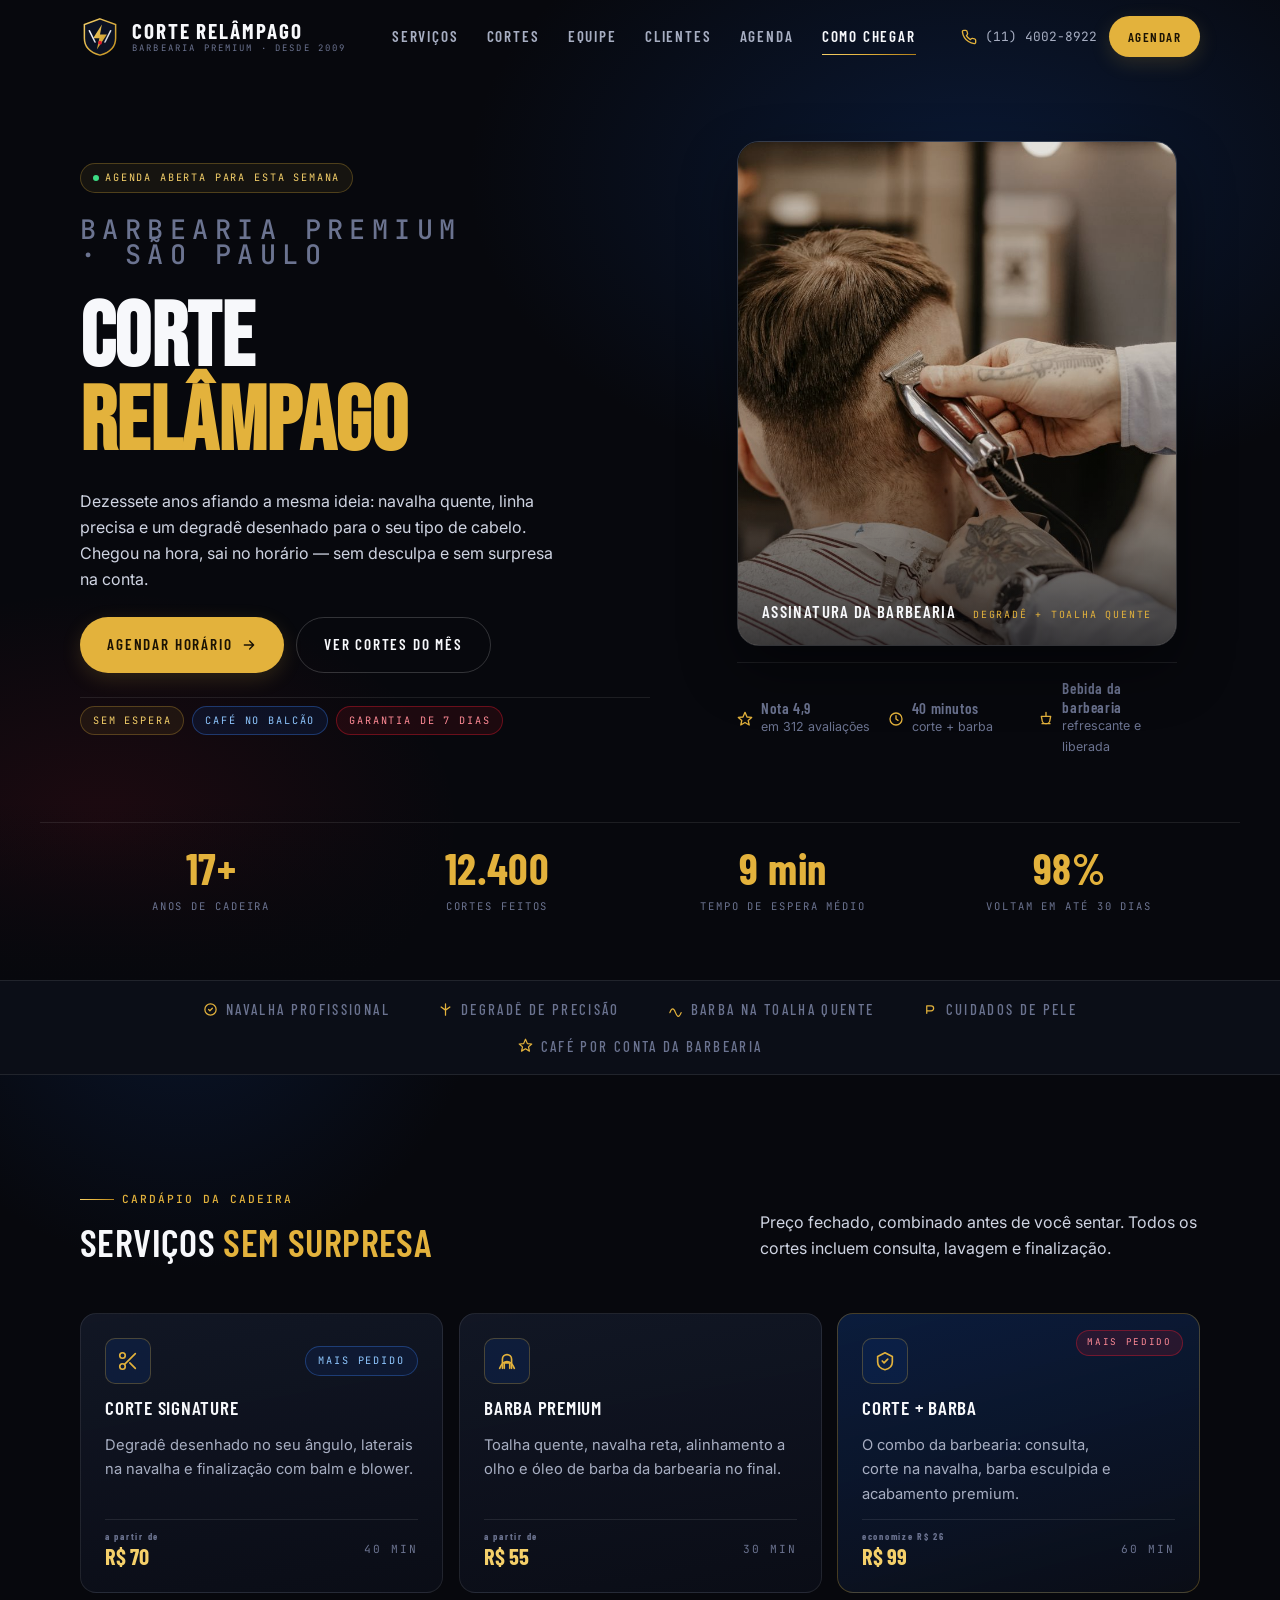
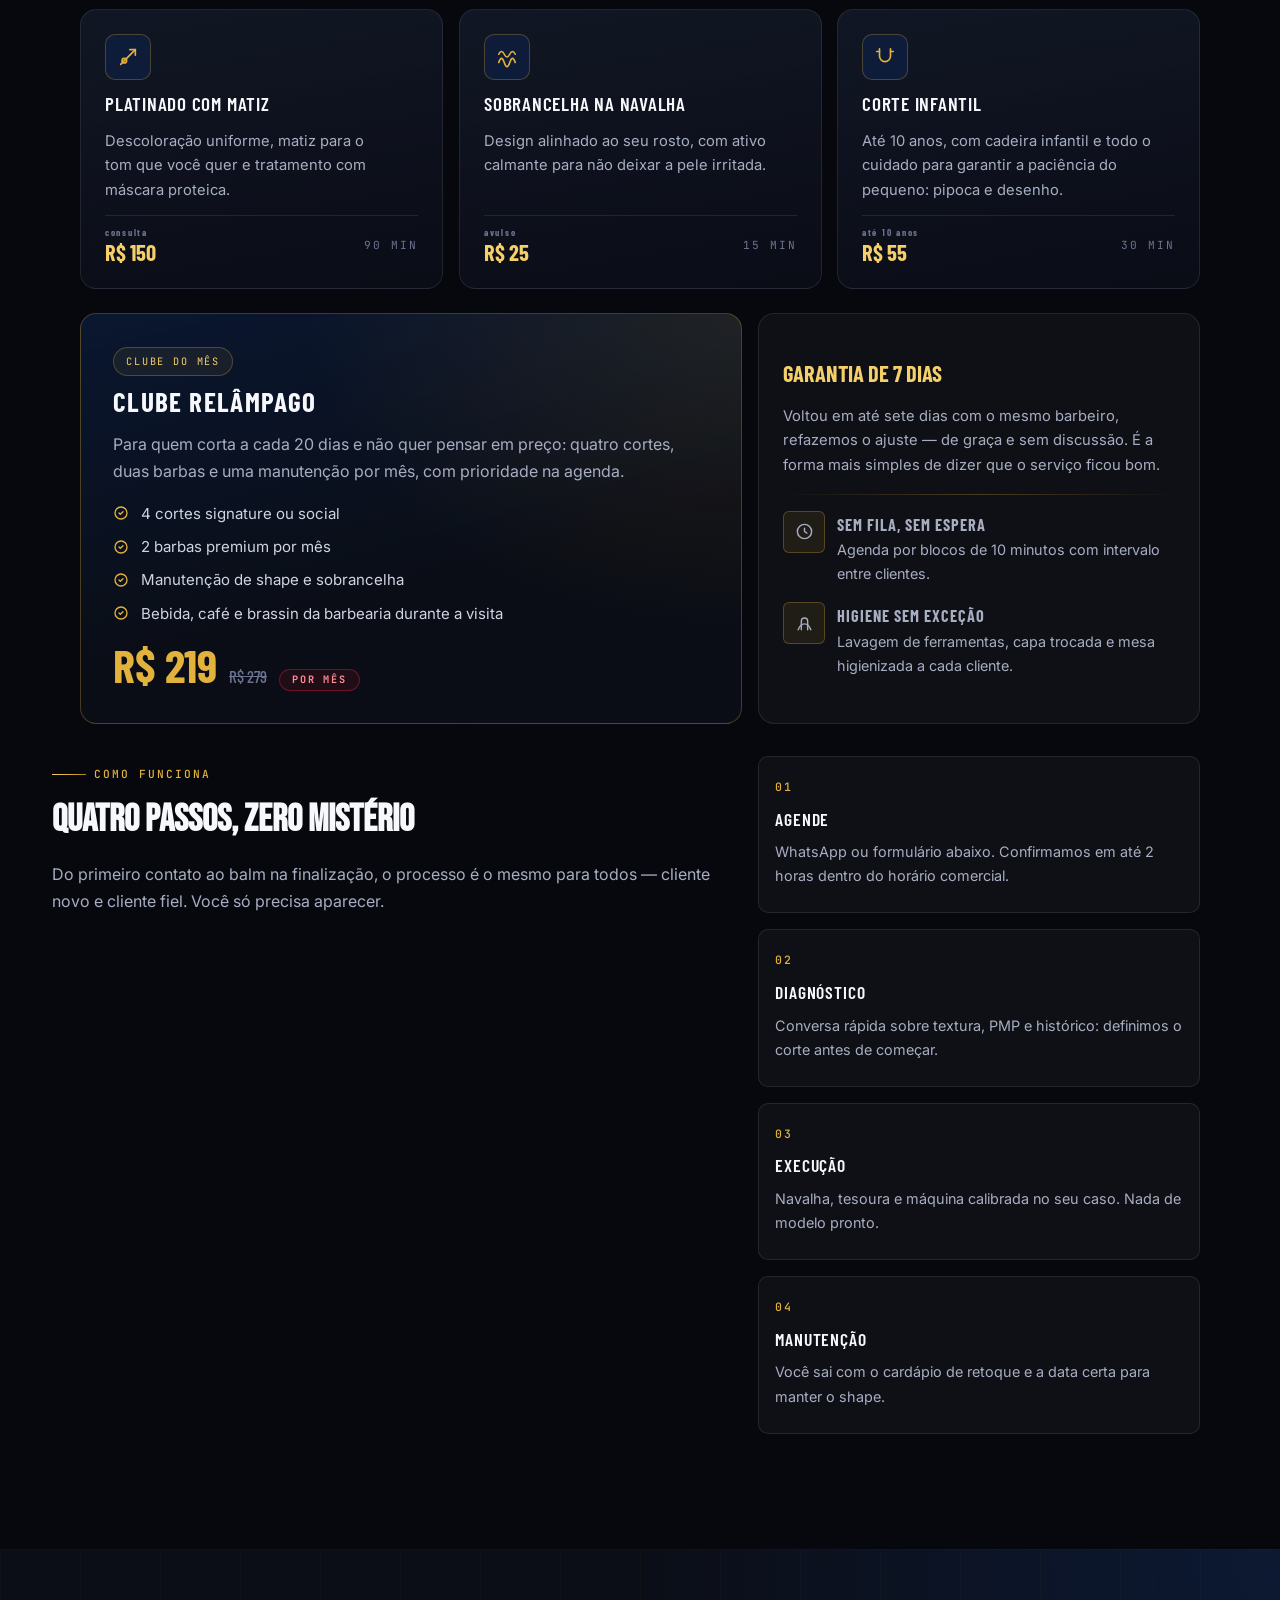
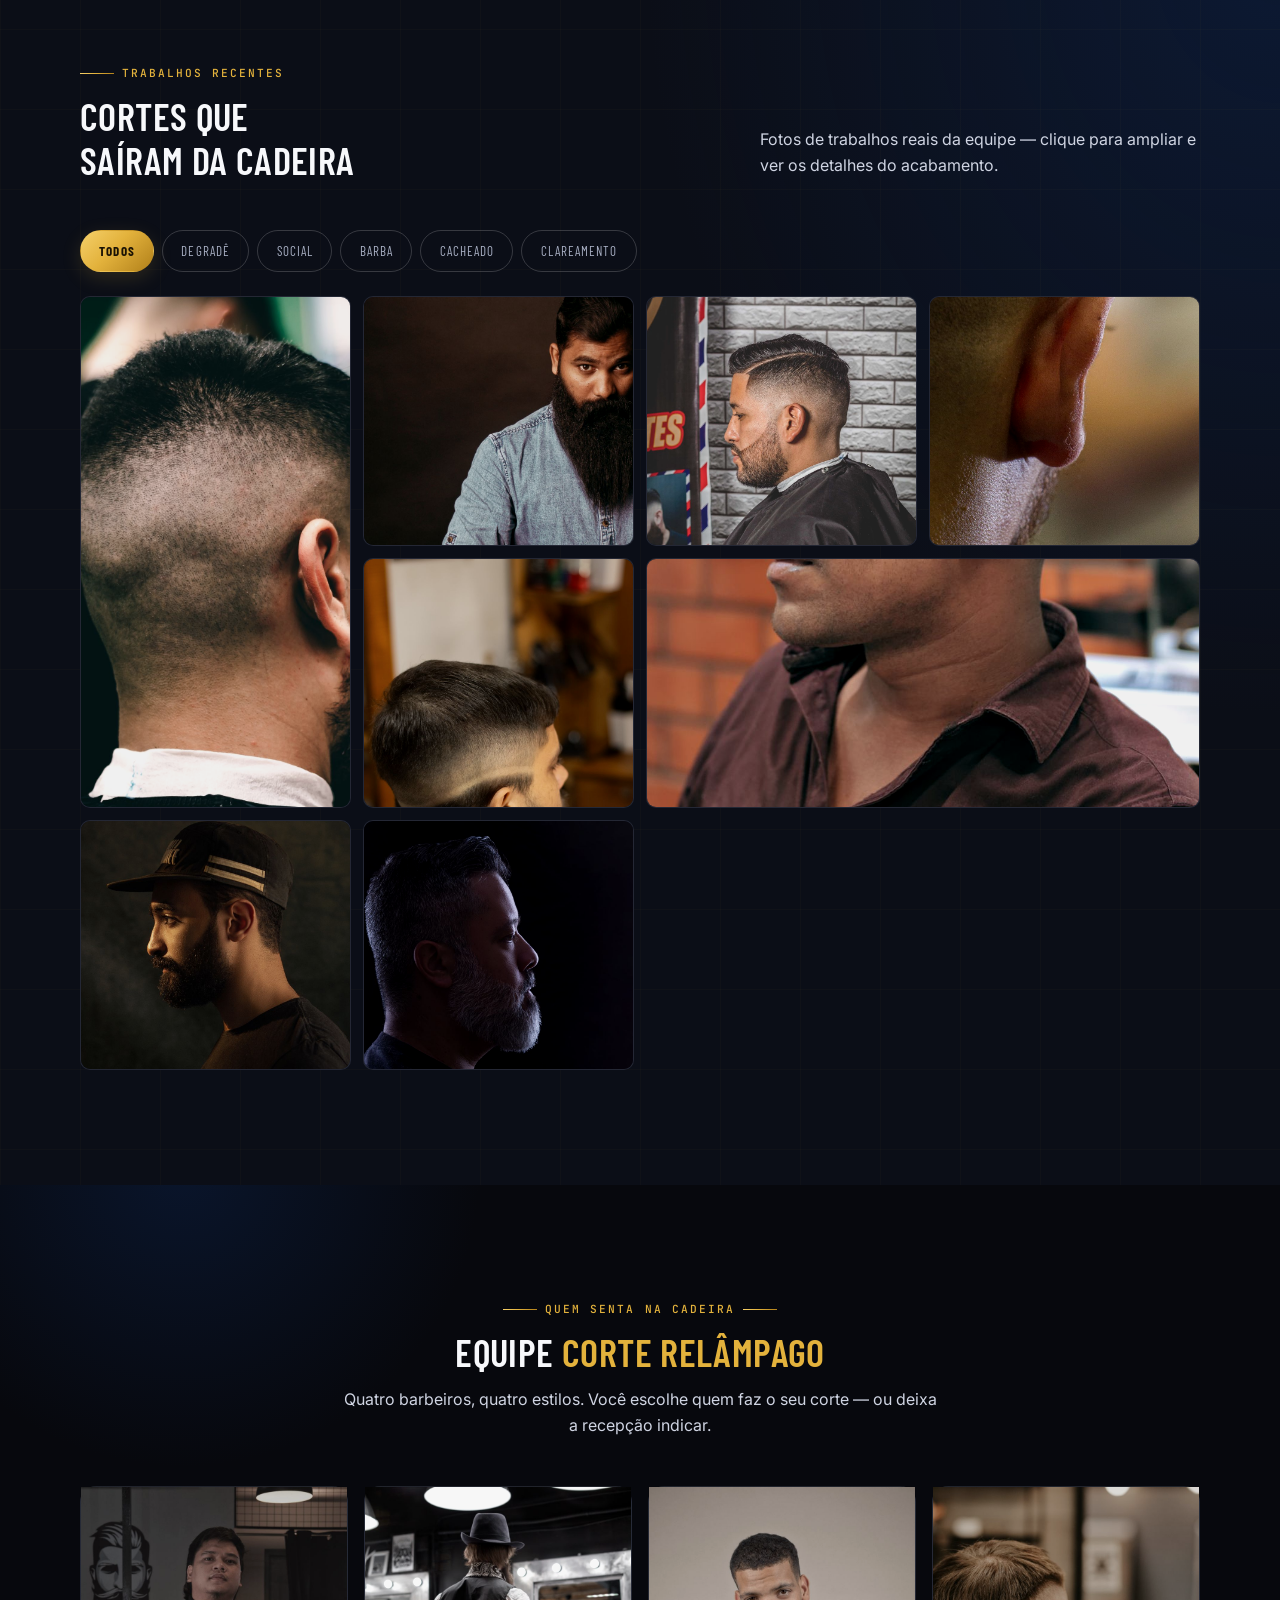
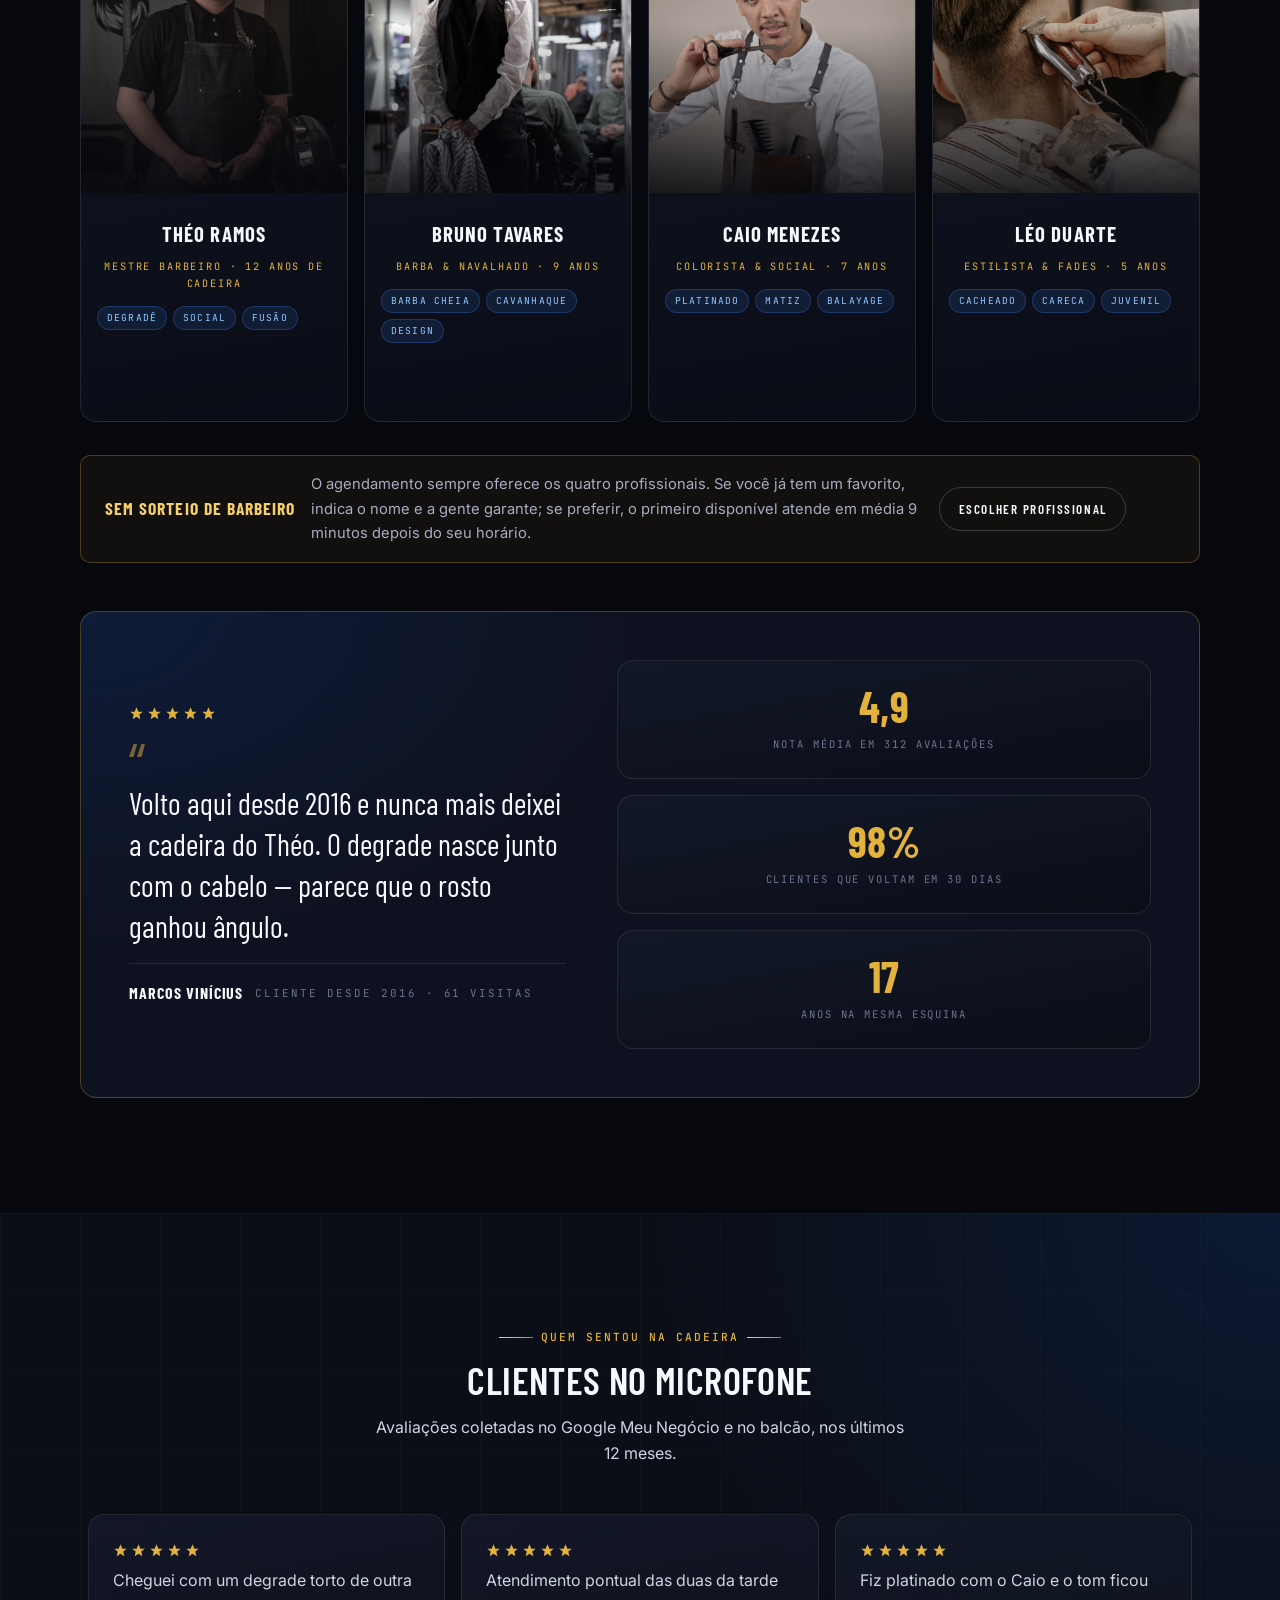
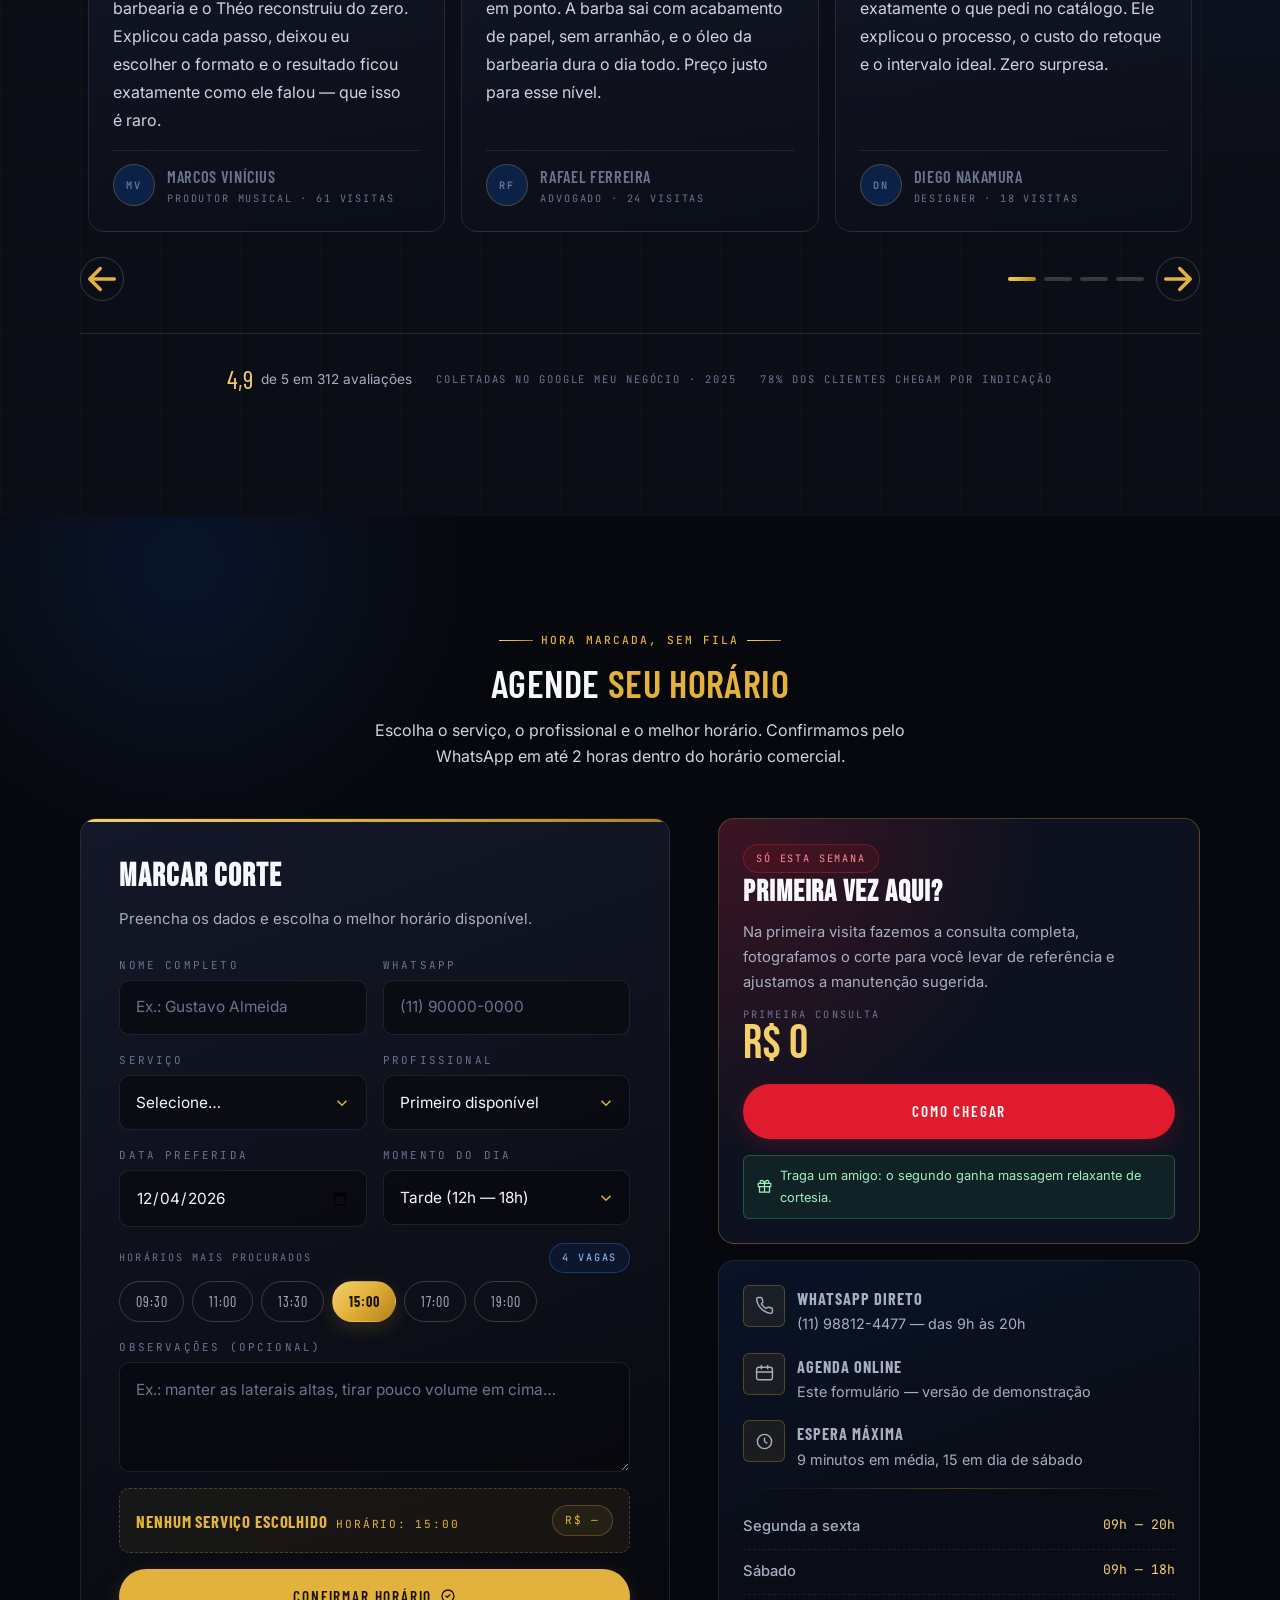
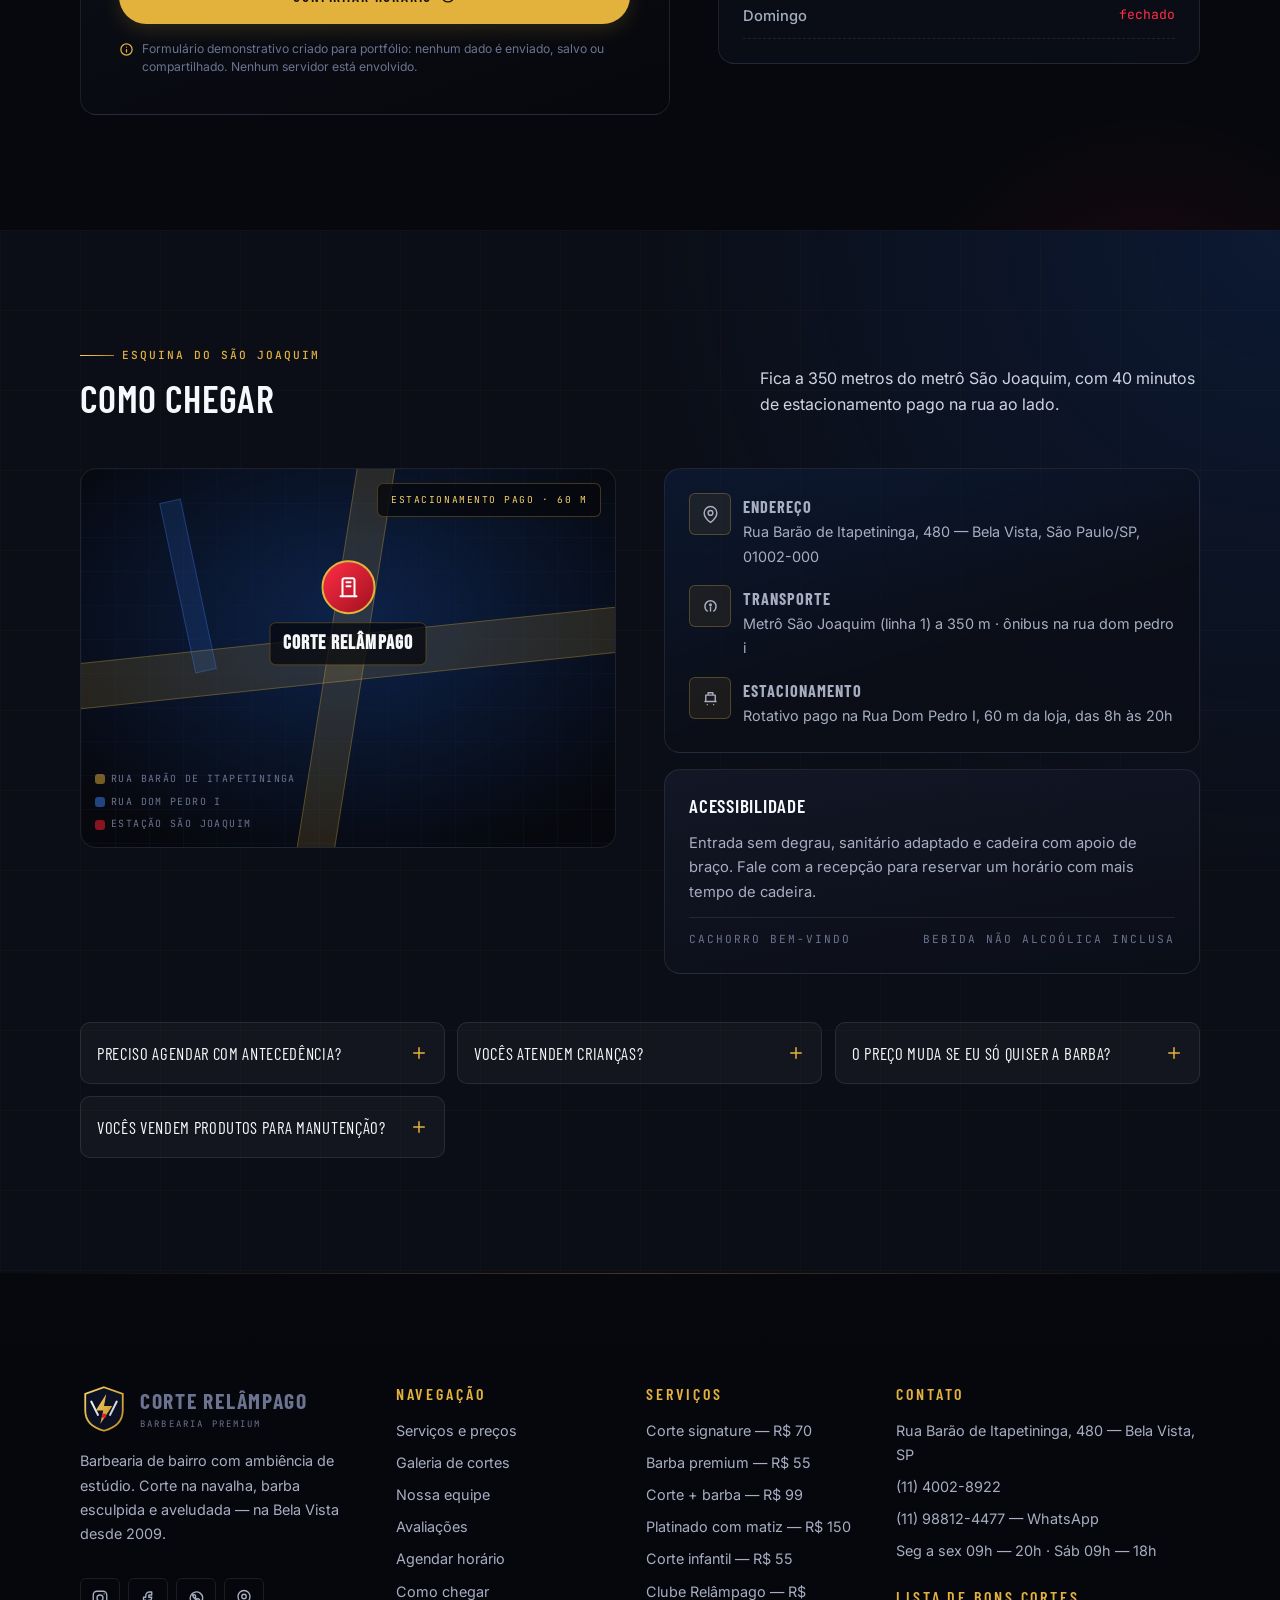
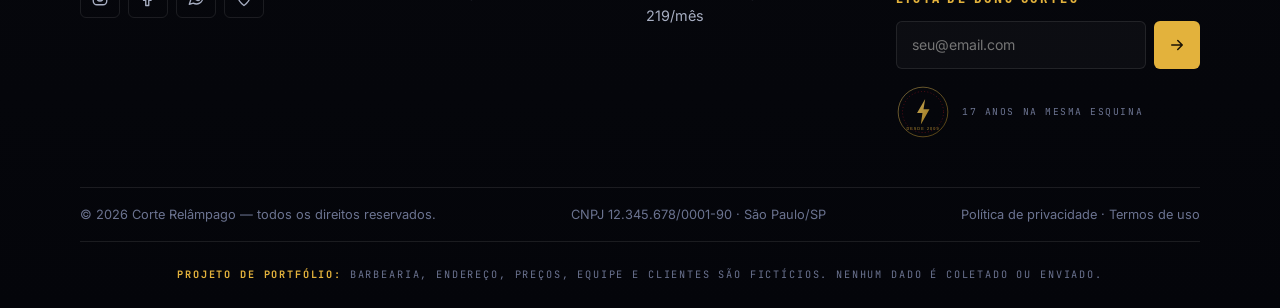
<file: index.html>
<!DOCTYPE html>
<html lang="pt-BR">
<head>
  <meta charset="UTF-8" />
  <meta name="viewport" content="width=device-width, initial-scale=1" />
  <title>Corte Relâmpago | Barbearia Premium em São Paulo</title>
  <meta
    name="description"
    content="A Corte Relâmpago é a barbearia premium do centro de São Paulo: degradê na navalha, barba na toalha quente e atendimento com hora marcada. Corte + barba a partir de R$ 99."
  />
  <meta name="theme-color" content="#07080d" />
  <meta name="author" content="Projeto de portfólio" />

  <meta property="og:type" content="website" />
  <meta property="og:title" content="Corte Relâmpago | Barbearia Premium" />
  <meta
    property="og:description"
    content="Corte na navalha, barba premium e acabamento de salão. Agende seu horário na Corte Relâmpago."
  />
  <meta property="og:image" content="estaticos/img/fotos/hero.jpg?v=3" />

  <link rel="icon" href="estaticos/img/favicon.svg" type="image/svg+xml" />

  <!-- tipografia -->
  <link rel="preconnect" href="https://fonts.googleapis.com" />
  <link rel="preconnect" href="https://fonts.gstatic.com" crossorigin />
  <link
    href="https://fonts.googleapis.com/css2?family=Bebas+Neue&family=Barlow+Condensed:wght@500;600;700&family=Inter:wght@300;400;500;600&family=JetBrains+Mono:wght@400;500&display=swap"
    rel="stylesheet"
  />

  <!-- folha de estilo principal (compõe as camadas de estaticos/css) -->
  <link rel="stylesheet" href="estaticos/css/main.css" />
</head>

<body>
  <a class="pular-para-conteudo" href="#conteudo">Ir para o conteúdo</a>

  <!-- =========================================================
       NAVBAR
       ========================================================= -->
  <header class="nav" id="nav">
    <div class="container nav__interno">
      <a class="nav__marca" href="#topo" aria-label="Corte Relâmpago — página inicial">
        <img class="nav__logo" src="estaticos/img/logo.svg" alt="" width="42" height="42" />
        <span class="nav__nome">
          <b>Corte Relâmpago</b>
          <span>barbearia premium · desde 2009</span>
        </span>
      </a>

      <nav class="nav__links" aria-label="Navegação principal">
        <a class="nav__link" href="#servicos">Serviços</a>
        <a class="nav__link" href="#galeria">Cortes</a>
        <a class="nav__link" href="#equipe">Equipe</a>
        <a class="nav__link" href="#depoimentos">Clientes</a>
        <a class="nav__link" href="#agenda">Agenda</a>
        <a class="nav__link" href="#local">Como chegar</a>
      </nav>

      <div class="nav__acoes">
        <a class="nav__telefone" href="tel:+551140028922" aria-label="Ligar para a barbearia">
          <svg viewBox="0 0 24 24" fill="none" stroke="currentColor" stroke-width="2" stroke-linecap="round" stroke-linejoin="round" aria-hidden="true">
            <path d="M22 16.9v3a2 2 0 0 1-2.2 2 19.8 19.8 0 0 1-8.6-3.1 19.5 19.5 0 0 1-6-6A19.8 19.8 0 0 1 2.1 4.2 2 2 0 0 1 4.1 2h3a2 2 0 0 1 2 1.7c.1 1 .4 1.9.7 2.8a2 2 0 0 1-.5 2.1L8.1 9.9a16 16 0 0 0 6 6l1.3-1.3a2 2 0 0 1 2.1-.4c.9.3 1.8.6 2.8.7a2 2 0 0 1 1.7 2Z" />
          </svg>
          (11) 4002-8922
        </a>
        <a class="btn btn--primario btn--pequeno" href="#agenda">Agendar</a>
        <button class="nav__alternador" type="button" data-nav-toggle aria-label="Abrir menu" aria-expanded="false">
          <span></span><span></span><span></span>
        </button>
      </div>
    </div>

    <!-- painel do mobile -->
    <div class="nav__painel" id="menu-mobile">
      <a href="#servicos">Serviços</a>
      <a href="#galeria">Cortes</a>
      <a href="#equipe">Equipe</a>
      <a href="#depoimentos">Clientes</a>
      <a href="#agenda">Agenda</a>
      <a href="#local">Como chegar</a>
      <small>Rua Barão de Itapetininga, 480 — Bela Vista, SP</small>
    </div>

    <span class="nav__progresso" data-progress aria-hidden="true"></span>
  </header>

  <main id="conteudo">
    <!-- =========================================================
         HERO
         ========================================================= -->
    <section class="hero" id="topo">
      <div class="container hero__interno">
        <div class="hero__texto">
          <span class="etiqueta etiqueta--viva">agenda aberta para esta semana</span>

          <h1 class="hero__titulo">
            <span class="linha-fina">barbearia premium · são paulo</span>
            <span class="corte">corte</span>
            <span class="relampago">relâmpago</span>
          </h1>

          <p class="lead hero__lead">
            Dezessete anos afiando a mesma ideia: navalha quente, linha precisa e um
            degradê desenhado para o seu tipo de cabelo. Chegou na hora, sai no horário —
            sem desculpa e sem surpresa na conta.
          </p>

          <div class="hero__acoes">
            <a class="btn btn--primario" href="#agenda">
              Agendar horário
              <svg viewBox="0 0 24 24" fill="none" stroke="currentColor" stroke-width="2" stroke-linecap="round" stroke-linejoin="round" aria-hidden="true">
                <path d="M5 12h14M13 6l6 6-6 6" />
              </svg>
            </a>
            <a class="btn btn--fantasma" href="#galeria">Ver cortes do mês</a>
          </div>

          <div class="hero__selos">
            <span class="etiqueta">sem espera</span>
            <span class="etiqueta etiqueta--azul">café no balcão</span>
            <span class="etiqueta etiqueta--vermelha">garantia de 7 dias</span>
          </div>
        </div>

        <div class="hero__arte">
          <figure class="hero__arte-quadro">
            <img
              src="estaticos/img/fotos/hero.jpg?v=3"
              width="560"
              height="640"
              alt="Barbeiro fazendo um corte preciso no cliente em uma barbearia contemporânea"
            />
            <figcaption class="hero__arte-legenda">
              <b>Assinatura da barbearia</b>
              <span>degradê + toalha quente</span>
            </figcaption>
          </figure>

          <div class="hero__ficha">
            <div>
              <svg viewBox="0 0 24 24" fill="none" stroke="currentColor" stroke-width="2" stroke-linecap="round" stroke-linejoin="round" aria-hidden="true">
                <path d="M12 2 15 9l7 .6-5.2 4.6L18.3 21 12 17.3 5.7 21l1.5-6.8L2 9.6 9 9Z" />
              </svg>
              <span><b>Nota 4,9</b><span>em 312 avaliações</span></span>
            </div>
            <div>
              <svg viewBox="0 0 24 24" fill="none" stroke="currentColor" stroke-width="2" stroke-linecap="round" stroke-linejoin="round" aria-hidden="true">
                <circle cx="12" cy="12" r="9" /><path d="M12 7v5l3 2" />
              </svg>
              <span><b>40 minutos</b><span>corte + barba</span></span>
            </div>
            <div>
              <svg viewBox="0 0 24 24" fill="none" stroke="currentColor" stroke-width="2" stroke-linecap="round" stroke-linejoin="round" aria-hidden="true">
                <path d="M12 2v6M5 8h14l-1 5a6 6 0 0 1-12 0Z" /><path d="M6 19h12" />
              </svg>
              <span><b>Bebida da barbearia</b><span>refrescante e liberada</span></span>
            </div>
          </div>
        </div>
      </div>

      <!-- estatísticas -->
      <div class="container hero__stats">
        <div class="cartao cartao-stat revelar" style="--atraso: 0.05s">
          <b data-counter="17" data-sufixo="+">0</b>
          <span>anos de cadeira</span>
        </div>
        <div class="cartao cartao-stat revelar" style="--atraso: 0.15s">
          <b data-counter="12400" data-separador=".">0</b>
          <span>cortes feitos</span>
        </div>
        <div class="cartao cartao-stat revelar" style="--atraso: 0.25s">
          <b data-counter="9" data-sufixo=" min">0</b>
          <span>tempo de espera médio</span>
        </div>
        <div class="cartao cartao-stat revelar" style="--atraso: 0.35s">
          <b data-counter="98" data-sufixo="%">0</b>
          <span>voltam em até 30 dias</span>
        </div>
      </div>
    </section>

    <!-- =========================================================
         FRESTA DE SELOS
         ========================================================= -->
    <div class="selos">
      <ul class="selos__lista">
        <li class="selos__item">
          <svg viewBox="0 0 24 24" fill="none" stroke="currentColor" stroke-width="2" stroke-linecap="round" stroke-linejoin="round" aria-hidden="true"><path d="m9 12 2 2 4-4" /><circle cx="12" cy="12" r="9" /></svg>
          navalha profissional
        </li>
        <li class="selos__item">
          <svg viewBox="0 0 24 24" fill="none" stroke="currentColor" stroke-width="2" stroke-linecap="round" stroke-linejoin="round" aria-hidden="true"><path d="M12 3v18M5 8l7 5 7-5" /></svg>
          degradê de precisão
        </li>
        <li class="selos__item">
          <svg viewBox="0 0 24 24" fill="none" stroke="currentColor" stroke-width="2" stroke-linecap="round" stroke-linejoin="round" aria-hidden="true"><path d="M3 17c3-8 6-8 9 0s6 8 9 0" /></svg>
          barba na toalha quente
        </li>
        <li class="selos__item">
          <svg viewBox="0 0 24 24" fill="none" stroke="currentColor" stroke-width="2" stroke-linecap="round" stroke-linejoin="round" aria-hidden="true"><path d="M6 18V6h7a4 4 0 0 1 0 8H6" /></svg>
          cuidados de pele
        </li>
        <li class="selos__item">
          <svg viewBox="0 0 24 24" fill="none" stroke="currentColor" stroke-width="2" stroke-linecap="round" stroke-linejoin="round" aria-hidden="true"><path d="M12 2 15 9l7 .6-5.2 4.6L18.3 21 12 17.3 5.7 21l1.5-6.8L2 9.6 9 9Z" /></svg>
          café por conta da barbearia
        </li>
      </ul>
    </div>

    <!-- =========================================================
         SERVIÇOS
         ========================================================= -->
    <section class="secao" id="servicos">
      <div class="fundo-luzes" aria-hidden="true"></div>
      <div class="container">
        <header class="cabecalho-secao cabecalho-secao--linha revelar">
          <div class="cabecalho-secao__texto">
            <span class="olho">cardápio da cadeira</span>
            <h2>Serviços <span class="contorno-texto">sem surpresa</span></h2>
          </div>
          <p class="lead">
            Preço fechado, combinado antes de você sentar. Todos os cortes
            incluem consulta, lavagem e finalização.
          </p>
        </header>

        <div class="servicos__grade">
          <article class="cartao cartao-servico revelar" style="--atraso: 0.05s">
            <div class="cartao-servico__topo">
              <span class="cartao-servico__icone">
                <svg viewBox="0 0 24 24" fill="none" stroke="currentColor" stroke-width="1.8" stroke-linecap="round" stroke-linejoin="round" aria-hidden="true">
                  <circle cx="6" cy="6" r="3" /><circle cx="6" cy="18" r="3" /><path d="M20 4 8.5 15.5M14 14l6 6" />
                </svg>
              </span>
              <span class="etiqueta etiqueta--azul">mais pedido</span>
            </div>
            <h3>Corte signature</h3>
            <p>Degradê desenhado no seu ângulo, laterais na navalha e finalização com balm e blower.</p>
            <div class="cartao-servico__rodape">
              <span class="preco"><small>a partir de</small>R$ 70</span>
              <span class="duracao">40 min</span>
            </div>
          </article>

          <article class="cartao cartao-servico revelar" style="--atraso: 0.1s">
            <div class="cartao-servico__topo">
              <span class="cartao-servico__icone">
                <svg viewBox="0 0 24 24" fill="none" stroke="currentColor" stroke-width="1.8" stroke-linecap="round" stroke-linejoin="round" aria-hidden="true">
                  <path d="M4 20c4-10 12-10 16 0" /><path d="M7 20V10a5 5 0 0 1 10 0v10" /><path d="M9 20v-6h6v6" />
                </svg>
              </span>
            </div>
            <h3>Barba premium</h3>
            <p>Toalha quente, navalha reta, alinhamento a olho e óleo de barba da barbearia no final.</p>
            <div class="cartao-servico__rodape">
              <span class="preco"><small>a partir de</small>R$ 55</span>
              <span class="duracao">30 min</span>
            </div>
          </article>

          <article class="cartao cartao-servico cartao-servico--destaque revelar" style="--atraso: 0.15s">
            <div class="cartao-servico__topo">
              <span class="cartao-servico__icone">
                <svg viewBox="0 0 24 24" fill="none" stroke="currentColor" stroke-width="1.8" stroke-linecap="round" stroke-linejoin="round" aria-hidden="true">
                  <path d="M12 3 4 7v6c0 4.4 3.4 7.4 8 8.5 4.6-1.1 8-4.1 8-8.5V7Z" /><path d="m9 12 2 2 4-4" />
                </svg>
              </span>
            </div>
            <h3>Corte + barba</h3>
            <p>O combo da barbearia: consulta, corte na navalha, barba esculpida e acabamento premium.</p>
            <div class="cartao-servico__rodape">
              <span class="preco"><small>economize R$ 26</small>R$ 99</span>
              <span class="duracao">60 min</span>
            </div>
          </article>

          <article class="cartao cartao-servico revelar" style="--atraso: 0.2s">
            <div class="cartao-servico__topo">
              <span class="cartao-servico__icone">
                <svg viewBox="0 0 24 24" fill="none" stroke="currentColor" stroke-width="1.8" stroke-linecap="round" stroke-linejoin="round" aria-hidden="true">
                  <path d="M4 20 20 4" /><path d="M14 4h6v6" /><circle cx="8" cy="16" r="2.5" />
                </svg>
              </span>
            </div>
            <h3>Platinado com matiz</h3>
            <p>Descoloração uniforme, matiz para o tom que você quer e tratamento com máscara proteica.</p>
            <div class="cartao-servico__rodape">
              <span class="preco"><small>consulta</small>R$ 150</span>
              <span class="duracao">90 min</span>
            </div>
          </article>

          <article class="cartao cartao-servico revelar" style="--atraso: 0.25s">
            <div class="cartao-servico__topo">
              <span class="cartao-servico__icone">
                <svg viewBox="0 0 24 24" fill="none" stroke="currentColor" stroke-width="1.8" stroke-linecap="round" stroke-linejoin="round" aria-hidden="true">
                  <path d="M3 18c2-6 4-6 6 0s4 6 6 0 4-6 6 0" /><path d="M3 9c2-4 4-4 6 0s4 4 6 0 4-4 6 0" />
                </svg>
              </span>
            </div>
            <h3>Sobrancelha na navalha</h3>
            <p>Design alinhado ao seu rosto, com ativo calmante para não deixar a pele irritada.</p>
            <div class="cartao-servico__rodape">
              <span class="preco"><small>avulso</small>R$ 25</span>
              <span class="duracao">15 min</span>
            </div>
          </article>

          <article class="cartao cartao-servico revelar" style="--atraso: 0.3s">
            <div class="cartao-servico__topo">
              <span class="cartao-servico__icone">
                <svg viewBox="0 0 24 24" fill="none" stroke="currentColor" stroke-width="1.8" stroke-linecap="round" stroke-linejoin="round" aria-hidden="true">
                  <path d="M6 3v8a6 6 0 0 0 12 0V3" /><path d="M6 6H3M21 6h-3" />
                </svg>
              </span>
            </div>
            <h3>Corte infantil</h3>
            <p>Até 10 anos, com cadeira infantil e todo o cuidado para garantir a paciência do pequeno: pipoca e desenho.</p>
            <div class="cartao-servico__rodape">
              <span class="preco"><small>até 10 anos</small>R$ 55</span>
              <span class="duracao">30 min</span>
            </div>
          </article>
        </div>

        <!-- plano mensal + garantia -->
        <div class="servicos__extra">
          <div class="servicos__plano revelar revelar--esquerda">
            <span class="etiqueta">clube do mês</span>
            <h3>Clube Relâmpago</h3>
            <p>
              Para quem corta a cada 20 dias e não quer pensar em preço: quatro cortes, duas
              barbas e uma manutenção por mês, com prioridade na agenda.
            </p>
            <ul class="servicos__plano-lista">
              <li>
                <svg viewBox="0 0 24 24" fill="none" stroke="currentColor" stroke-width="2" stroke-linecap="round" stroke-linejoin="round" aria-hidden="true"><path d="m9 12 2 2 4-4" /><circle cx="12" cy="12" r="9" /></svg>
                4 cortes signature ou social
              </li>
              <li>
                <svg viewBox="0 0 24 24" fill="none" stroke="currentColor" stroke-width="2" stroke-linecap="round" stroke-linejoin="round" aria-hidden="true"><path d="m9 12 2 2 4-4" /><circle cx="12" cy="12" r="9" /></svg>
                2 barbas premium por mês
              </li>
              <li>
                <svg viewBox="0 0 24 24" fill="none" stroke="currentColor" stroke-width="2" stroke-linecap="round" stroke-linejoin="round" aria-hidden="true"><path d="m9 12 2 2 4-4" /><circle cx="12" cy="12" r="9" /></svg>
                Manutenção de shape e sobrancelha
              </li>
              <li>
                <svg viewBox="0 0 24 24" fill="none" stroke="currentColor" stroke-width="2" stroke-linecap="round" stroke-linejoin="round" aria-hidden="true"><path d="m9 12 2 2 4-4" /><circle cx="12" cy="12" r="9" /></svg>
                Bebida, café e brassin da barbearia durante a visita
              </li>
            </ul>
            <div class="servicos__plano-preco">
              R$ 219 <del>R$ 279</del>
              <span class="etiqueta etiqueta--vermelha">por mês</span>
            </div>
          </div>

          <div class="servicos__garantia revelar revelar--direita">
            <h3>Garantia de 7 dias</h3>
            <p>
              Voltou em até sete dias com o mesmo barbeiro, refazemos o ajuste — de graça e sem
              discussão. É a forma mais simples de dizer que o serviço ficou bom.
            </p>
            <hr class="divisor-ouro" />
            <div class="info-linha">
              <span class="info-linha__icone">
                <svg viewBox="0 0 24 24" fill="none" stroke="currentColor" stroke-width="1.8" stroke-linecap="round" stroke-linejoin="round" aria-hidden="true">
                  <path d="M12 8v4l3 2" /><circle cx="12" cy="12" r="9" />
                </svg>
              </span>
              <span>
                <b>Sem fila, sem espera</b>
                <span>Agenda por blocos de 10 minutos com intervalo entre clientes.</span>
              </span>
            </div>
            <div class="info-linha">
              <span class="info-linha__icone">
                <svg viewBox="0 0 24 24" fill="none" stroke="currentColor" stroke-width="1.8" stroke-linecap="round" stroke-linejoin="round" aria-hidden="true">
                  <path d="M4 20c4-10 12-10 16 0" /><path d="M8 20V9a4 4 0 0 1 8 0v11" />
                </svg>
              </span>
              <span>
                <b>Higiene sem exceção</b>
                <span>Lavagem de ferramentas, capa trocada e mesa higienizada a cada cliente.</span>
              </span>
            </div>
          </div>
        </div>

        <!-- processo -->
        <div class="servicos__extra" style="margin-top: var(--e-6)">
          <div class="revealar revelar--esquerda" style="flex: 1 1 320px">
            <span class="olho">como funciona</span>
            <h3 style="font-family: var(--fonte-display); font-size: 2.4rem; text-transform: uppercase; margin-block: var(--e-3) var(--e-4)">
              Quatro passos, zero mistério
            </h3>
            <p>
              Do primeiro contato ao balm na finalização, o processo é o mesmo para todos —
              cliente novo e cliente fiel. Você só precisa aparecer.
            </p>
          </div>
          <div class="processo revelar revelar--direita" style="flex: 2 1 460px">
            <div class="passo">
              <b>Agende</b>
              <p>WhatsApp ou formulário abaixo. Confirmamos em até 2 horas dentro do horário comercial.</p>
            </div>
            <div class="passo">
              <b>Diagnóstico</b>
              <p>Conversa rápida sobre textura, PMP e histórico: definimos o corte antes de começar.</p>
            </div>
            <div class="passo">
              <b>Execução</b>
              <p>Navalha, tesoura e máquina calibrada no seu caso. Nada de modelo pronto.</p>
            </div>
            <div class="passo">
              <b>Manutenção</b>
              <p>Você sai com o cardápio de retoque e a data certa para manter o shape.</p>
            </div>
          </div>
        </div>
      </div>
    </section>

    <!-- =========================================================
         GALERIA
         ========================================================= -->
    <section class="secao secao--alternada" id="galeria">
      <div class="container">
        <header class="cabecalho-secao cabecalho-secao--linha revelar">
          <div class="cabecalho-secao__texto">
            <span class="olho">trabalhos recentes</span>
            <h2>Cortes <span class="gradiente-texto">que saíram da cadeira</span></h2>
          </div>
          <p class="lead">
            Fotos de trabalhos reais da equipe — clique para ampliar e ver os
            detalhes do acabamento.
          </p>
        </header>

        <div class="galeria__filtros revelar" role="group" aria-label="Filtrar cortes por categoria">
          <button class="chip chip--filtro selecionado" type="button" data-filtro="todos" aria-pressed="true">Todos</button>
          <button class="chip chip--filtro" type="button" data-filtro="degrade" aria-pressed="false">Degradê</button>
          <button class="chip chip--filtro" type="button" data-filtro="social" aria-pressed="false">Social</button>
          <button class="chip chip--filtro" type="button" data-filtro="barba" aria-pressed="false">Barba</button>
          <button class="chip chip--filtro" type="button" data-filtro="cacheado" aria-pressed="false">Cacheado</button>
          <button class="chip chip--filtro" type="button" data-filtro="platinado" aria-pressed="false">Clareamento</button>
        </div>

        <div class="galeria__grade" data-galeria>
          <figure class="galeria__item galeria__item--destaque revelar revelar--escala" data-categoria="degrade" data-titulo="Degradê na navalha" data-tag="com Bruno Tavares" data-imagem="estaticos/img/fotos/cliente-01.jpg" tabindex="0" role="button" aria-label="Ampliar foto: Degradê na navalha, vista traseira">
            <img src="estaticos/img/fotos/cliente-01.jpg" alt="Vista traseira de um cliente com degradê recém-feito na navalha" loading="lazy" width="400" height="480" />
            <span class="galeria__mais">
              <svg viewBox="0 0 24 24" fill="none" stroke="currentColor" stroke-width="2" stroke-linecap="round" stroke-linejoin="round" aria-hidden="true"><path d="M15 3h6v6M9 21H3v-6M21 3l-7 7M3 21l7-7" /></svg>
            </span>
            <figcaption class="galeria__sobreposicao">
              <b>Degradê na navalha</b>
              <span>com Bruno Tavares</span>
            </figcaption>
          </figure>

          <figure class="galeria__item revelar" data-categoria="barba" data-titulo="Barba esculpida" data-tag="com Bruno Tavares" data-imagem="estaticos/img/fotos/cliente-02.jpg" tabindex="0" role="button" aria-label="Ampliar foto: Barba esculpida em fundo escuro">
            <img src="estaticos/img/fotos/cliente-02.jpg" alt="Homem de barba longa e bem desenhada em camisa de Jeans, fundo escuro" loading="lazy" width="400" height="480" />
            <span class="galeria__mais">
              <svg viewBox="0 0 24 24" fill="none" stroke="currentColor" stroke-width="2" stroke-linecap="round" stroke-linejoin="round" aria-hidden="true"><path d="M15 3h6v6M9 21H3v-6M21 3l-7 7M3 21l7-7" /></svg>
            </span>
            <figcaption class="galeria__sobreposicao">
              <b>Barba esculpida</b>
              <span>com Bruno Tavares</span>
            </figcaption>
          </figure>

          <figure class="galeria__item revelar" data-categoria="social" data-titulo="Social em perfil" data-tag="com Caio Menezes" data-imagem="estaticos/img/fotos/cliente-03.jpg" tabindex="0" role="button" aria-label="Ampliar foto: corte social visto de perfil">
            <img src="estaticos/img/fotos/cliente-03.jpg" alt="Homem com corte social moderno em perfil, dentro da barbearia" loading="lazy" width="400" height="480" />
            <span class="galeria__mais">
              <svg viewBox="0 0 24 24" fill="none" stroke="currentColor" stroke-width="2" stroke-linecap="round" stroke-linejoin="round" aria-hidden="true"><path d="M15 3h6v6M9 21H3v-6M21 3l-7 7M3 21l7-7" /></svg>
            </span>
            <figcaption class="galeria__sobreposicao">
              <b>Social em perfil</b>
              <span>com Caio Menezes</span>
            </figcaption>
          </figure>

          <figure class="galeria__item revelar" data-categoria="cacheado" data-titulo="Textura com volume" data-tag="com Léo Duarte" data-imagem="estaticos/img/fotos/cliente-04.jpg" tabindex="0" role="button" aria-label="Ampliar foto: textura e volume do cabelo">
            <img src="estaticos/img/fotos/cliente-04.jpg" alt="Close do cabelo com textura e volume após o corte" loading="lazy" width="400" height="480" />
            <span class="galeria__mais">
              <svg viewBox="0 0 24 24" fill="none" stroke="currentColor" stroke-width="2" stroke-linecap="round" stroke-linejoin="round" aria-hidden="true"><path d="M15 3h6v6M9 21H3v-6M21 3l-7 7M3 21l7-7" /></svg>
            </span>
            <figcaption class="galeria__sobreposicao">
              <b>Textura com volume</b>
              <span>com Léo Duarte</span>
            </figcaption>
          </figure>

          <figure class="galeria__item revelar" data-categoria="degrade" data-titulo="Fade de precisão" data-tag="com Théo Ramos" data-imagem="estaticos/img/fotos/cliente-05.jpg" tabindex="0" role="button" aria-label="Ampliar foto: fade de precisão">
            <img src="estaticos/img/fotos/cliente-05.jpg" alt="Corte masculino com desenho de fade preciso em barbearia" loading="lazy" width="400" height="480" />
            <span class="galeria__mais">
              <svg viewBox="0 0 24 24" fill="none" stroke="currentColor" stroke-width="2" stroke-linecap="round" stroke-linejoin="round" aria-hidden="true"><path d="M15 3h6v6M9 21H3v-6M21 3l-7 7M3 21l7-7" /></svg>
            </span>
            <figcaption class="galeria__sobreposicao">
              <b>Fade de precisão</b>
              <span>com Bruno Tavares</span>
            </figcaption>
          </figure>

          <figure class="galeria__item galeria__item--larga revelar" data-categoria="social" data-titulo="Social moderno" data-tag="com Caio Menezes" data-imagem="estaticos/img/fotos/cliente-06.jpg" tabindex="0" role="button" aria-label="Ampliar foto: corte social moderno">
            <img src="estaticos/img/fotos/cliente-06.jpg" alt="Homem com corte social moderno e barba alinhada na barbearia" loading="lazy" width="400" height="480" />
            <span class="galeria__mais">
              <svg viewBox="0 0 24 24" fill="none" stroke="currentColor" stroke-width="2" stroke-linecap="round" stroke-linejoin="round" aria-hidden="true"><path d="M15 3h6v6M9 21H3v-6M21 3l-7 7M3 21l7-7" /></svg>
            </span>
            <figcaption class="galeria__sobreposicao">
              <b>Social moderno</b>
              <span>com Caio Menezes</span>
            </figcaption>
          </figure>

          <figure class="galeria__item revelar" data-categoria="barba" data-titulo="Barba no design" data-tag="com Bruno Tavares" data-imagem="estaticos/img/fotos/cliente-07.jpg" tabindex="0" role="button" aria-label="Ampliar foto: barba com design preciso">
            <img src="estaticos/img/fotos/cliente-07.jpg" alt="Homem de barba desenhada usando boné, em fundo escuro" loading="lazy" width="400" height="480" />
            <span class="galeria__mais">
              <svg viewBox="0 0 24 24" fill="none" stroke="currentColor" stroke-width="2" stroke-linecap="round" stroke-linejoin="round" aria-hidden="true"><path d="M15 3h6v6M9 21H3v-6M21 3l-7 7M3 21l7-7" /></svg>
            </span>
            <figcaption class="galeria__sobreposicao">
              <b>Barba no design</b>
              <span>com Léo Duarte</span>
            </figcaption>
          </figure>

          <figure class="galeria__item revelar" data-categoria="platinado" data-titulo="Clareamento com matiz" data-tag="com Caio Menezes" data-imagem="estaticos/img/fotos/cliente-08.jpg" tabindex="0" role="button" aria-label="Ampliar foto: clareamento com matiz">
            <img src="estaticos/img/fotos/cliente-08.jpg" alt="Homem de cabelo claro em retrato de estúdio, com fundo escuro" loading="lazy" width="400" height="480" />
            <span class="galeria__mais">
              <svg viewBox="0 0 24 24" fill="none" stroke="currentColor" stroke-width="2" stroke-linecap="round" stroke-linejoin="round" aria-hidden="true"><path d="M15 3h6v6M9 21H3v-6M21 3l-7 7M3 21l7-7" /></svg>
            </span>
            <figcaption class="galeria__sobreposicao">
              <b>Clareamento com matiz</b>
              <span>com Caio Menezes</span>
            </figcaption>
          </figure>
        </div>
      </div>
    </section>

    <!-- lightbox da galeria -->
    <div class="lightbox" data-lightbox role="dialog" aria-modal="true" aria-label="Visualização de corte" aria-hidden="true">
      <div class="lightbox__caixa">
        <button class="lightbox__fechar" type="button" data-lightbox-fechar aria-label="Fechar visualização">
          <svg viewBox="0 0 24 24" fill="none" stroke="currentColor" stroke-width="2" stroke-linecap="round" aria-hidden="true"><path d="M18 6 6 18M6 6l12 12" /></svg>
        </button>
        <button class="lightbox__nav lightbox__nav--ant" type="button" data-lightbox-ant aria-label="Imagem anterior">
          <svg viewBox="0 0 24 24" fill="none" stroke="currentColor" stroke-width="2" stroke-linecap="round" stroke-linejoin="round" aria-hidden="true"><path d="M15 18 9 12l6-6" /></svg>
        </button>
        <button class="lightbox__nav lightbox__nav--prox" type="button" data-lightbox-prox aria-label="Próxima imagem">
          <svg viewBox="0 0 24 24" fill="none" stroke="currentColor" stroke-width="2" stroke-linecap="round" stroke-linejoin="round" aria-hidden="true"><path d="m9 18 6-6-6-6" /></svg>
        </button>
        <img data-lightbox-img alt="Corte ampliado da galeria" />
        <div class="lightbox__legenda">
          <b data-lightbox-titulo>—</b>
          <span data-lightbox-tag>—</span>
        </div>
      </div>
    </div>

    <!-- =========================================================
         EQUIPE
         ========================================================= -->
    <section class="secao" id="equipe">
      <div class="fundo-luzes" aria-hidden="true"></div>
      <div class="container">
        <header class="cabecalho-secao cabecalho-secao--centro revelar">
          <span class="olho olho--centro">quem senta na cadeira</span>
          <h2>Equipe <span class="contorno-texto">Corte Relâmpago</span></h2>
          <p class="lead">
            Quatro barbeiros, quatro estilos. Você escolhe quem faz o seu corte — ou deixa a
            recepção indicar.
          </p>
        </header>

        <div class="equipe__grade">
          <article class="cartao cartao-equipe revelar" style="--atraso: 0.05s">
            <div class="cartao-equipe__foto">
              <img src="estaticos/img/fotos/equipe-01.jpg" alt="Théo Ramos, mestre barbeiro, em pé no salão" loading="lazy" width="400" height="480" />
            </div>
            <div class="cartao-equipe__info">
              <b class="cartao-equipe__nome">Théo Ramos</b>
              <span class="cartao-equipe__cargo">mestre barbeiro · 12 anos de cadeira</span>
              <div class="equipe__especialidade">
                <span>degradê</span><span>social</span><span>fusão</span>
              </div>
              <div class="cartao-equipe__social">
                <a href="#agenda" aria-label="Agendar com Théo Ramos">
                  <svg viewBox="0 0 24 24" fill="none" stroke="currentColor" stroke-width="2" stroke-linecap="round" stroke-linejoin="round" aria-hidden="true"><rect x="3" y="4" width="18" height="18" rx="2" /><path d="M16 2v4M8 2v4M3 10h18" /></svg>
                </a>
                <a href="#depoimentos" aria-label="Ver trabalhos de Théo Ramos">
                  <svg viewBox="0 0 24 24" fill="none" stroke="currentColor" stroke-width="2" stroke-linecap="round" stroke-linejoin="round" aria-hidden="true"><path d="m9 12 2 2 4-4" /><circle cx="12" cy="12" r="9" /></svg>
                </a>
              </div>
            </div>
          </article>

          <article class="cartao cartao-equipe revelar" style="--atraso: 0.1s">
            <div class="cartao-equipe__foto">
              <img src="estaticos/img/fotos/equipe-02.jpg" alt="Bruno Tavares, especialista em barba, preparando o material" loading="lazy" width="400" height="480" />
            </div>
            <div class="cartao-equipe__info">
              <b class="cartao-equipe__nome">Bruno Tavares</b>
              <span class="cartao-equipe__cargo">barba & navalhado · 9 anos</span>
              <div class="equipe__especialidade">
                <span>barba cheia</span><span>cavanhaque</span><span>design</span>
              </div>
              <div class="cartao-equipe__social">
                <a href="#agenda" aria-label="Agendar com Bruno Tavares">
                  <svg viewBox="0 0 24 24" fill="none" stroke="currentColor" stroke-width="2" stroke-linecap="round" stroke-linejoin="round" aria-hidden="true"><rect x="3" y="4" width="18" height="18" rx="2" /><path d="M16 2v4M8 2v4M3 10h18" /></svg>
                </a>
                <a href="#depoimentos" aria-label="Ver trabalhos de Bruno Tavares">
                  <svg viewBox="0 0 24 24" fill="none" stroke="currentColor" stroke-width="2" stroke-linecap="round" stroke-linejoin="round" aria-hidden="true"><path d="m9 12 2 2 4-4" /><circle cx="12" cy="12" r="9" /></svg>
                </a>
              </div>
            </div>
          </article>

          <article class="cartao cartao-equipe revelar" style="--atraso: 0.15s">
            <div class="cartao-equipe__foto">
              <img src="estaticos/img/fotos/equipe-03.jpg" alt="Caio Menezes, colorista, com tesoura e avental" loading="lazy" width="400" height="480" />
            </div>
            <div class="cartao-equipe__info">
              <b class="cartao-equipe__nome">Caio Menezes</b>
              <span class="cartao-equipe__cargo">colorista & social · 7 anos</span>
              <div class="equipe__especialidade">
                <span>platinado</span><span>matiz</span><span>balayage</span>
              </div>
              <div class="cartao-equipe__social">
                <a href="#agenda" aria-label="Agendar com Caio Menezes">
                  <svg viewBox="0 0 24 24" fill="none" stroke="currentColor" stroke-width="2" stroke-linecap="round" stroke-linejoin="round" aria-hidden="true"><rect x="3" y="4" width="18" height="18" rx="2" /><path d="M16 2v4M8 2v4M3 10h18" /></svg>
                </a>
                <a href="#depoimentos" aria-label="Ver trabalhos de Caio Menezes">
                  <svg viewBox="0 0 24 24" fill="none" stroke="currentColor" stroke-width="2" stroke-linecap="round" stroke-linejoin="round" aria-hidden="true"><path d="m9 12 2 2 4-4" /><circle cx="12" cy="12" r="9" /></svg>
                </a>
              </div>
            </div>
          </article>

          <article class="cartao cartao-equipe revelar" style="--atraso: 0.2s">
            <div class="cartao-equipe__foto">
              <img src="estaticos/img/fotos/hero.jpg?v=3" alt="Léo Duarte, estilista, fazendo um corte na máquina" loading="lazy" width="400" height="480" />
            </div>
            <div class="cartao-equipe__info">
              <b class="cartao-equipe__nome">Léo Duarte</b>
              <span class="cartao-equipe__cargo">estilista & fades · 5 anos</span>
              <div class="equipe__especialidade">
                <span>cacheado</span><span>careca</span><span>juvenil</span>
              </div>
              <div class="cartao-equipe__social">
                <a href="#agenda" aria-label="Agendar com Léo Duarte">
                  <svg viewBox="0 0 24 24" fill="none" stroke="currentColor" stroke-width="2" stroke-linecap="round" stroke-linejoin="round" aria-hidden="true"><rect x="3" y="4" width="18" height="18" rx="2" /><path d="M16 2v4M8 2v4M3 10h18" /></svg>
                </a>
                <a href="#depoimentos" aria-label="Ver trabalhos de Léo Duarte">
                  <svg viewBox="0 0 24 24" fill="none" stroke="currentColor" stroke-width="2" stroke-linecap="round" stroke-linejoin="round" aria-hidden="true"><path d="m9 12 2 2 4-4" /><circle cx="12" cy="12" r="9" /></svg>
                </a>
              </div>
            </div>
          </article>
        </div>

        <div class="equipe__fita revelar">
          <b>Sem sorteio de barbeiro</b>
          <p>
            O agendamento sempre oferece os quatro profissionais. Se você já tem um favorito,
            indica o nome e a gente garante; se preferir, o primeiro disponível atende em média
            9 minutos depois do seu horário.
          </p>
          <a class="btn btn--fantasma btn--pequeno" href="#agenda">Escolher profissional</a>
        </div>

        <!-- depoimento em destaque -->
        <div class="destaque-depoimento revelar revelar--escala">
          <div>
            <span class="estrelas" aria-label="5 de 5 estrelas">
              <svg viewBox="0 0 24 24" fill="currentColor" aria-hidden="true"><path d="m12 2 3 7h7l-5.5 4.5L18 21l-6-4-6 4 1.5-7.5L2 9h7Z" /></svg>
              <svg viewBox="0 0 24 24" fill="currentColor" aria-hidden="true"><path d="m12 2 3 7h7l-5.5 4.5L18 21l-6-4-6 4 1.5-7.5L2 9h7Z" /></svg>
              <svg viewBox="0 0 24 24" fill="currentColor" aria-hidden="true"><path d="m12 2 3 7h7l-5.5 4.5L18 21l-6-4-6 4 1.5-7.5L2 9h7Z" /></svg>
              <svg viewBox="0 0 24 24" fill="currentColor" aria-hidden="true"><path d="m12 2 3 7h7l-5.5 4.5L18 21l-6-4-6 4 1.5-7.5L2 9h7Z" /></svg>
              <svg viewBox="0 0 24 24" fill="currentColor" aria-hidden="true"><path d="m12 2 3 7h7l-5.5 4.5L18 21l-6-4-6 4 1.5-7.5L2 9h7Z" /></svg>
            </span>
            <blockquote class="destaque-depoimento__citacao">
              Volto aqui desde 2016 e nunca mais deixei a cadeira do Théo. O degrade nasce
              junto com o cabelo — parece que o rosto ganhou ângulo.
            </blockquote>
            <div class="destaque-depoimento__nota">
              <b>Marcos Vinícius</b>
              <span>cliente desde 2016 · 61 visitas</span>
            </div>
          </div>
          <div class="pilha">
            <div class="cartao cartao-stat">
              <b>4,9</b>
              <span>nota média em 312 avaliações</span>
            </div>
            <div class="cartao cartao-stat">
              <b>98%</b>
              <span>clientes que voltam em 30 dias</span>
            </div>
            <div class="cartao cartao-stat">
              <b>17</b>
              <span>anos na mesma esquina</span>
            </div>
          </div>
        </div>
      </div>
    </section>

    <!-- =========================================================
         DEPOIMENTOS
         ========================================================= -->
    <section class="secao secao--alternada depoimentos" id="depoimentos">
      <div class="container">
        <header class="cabecalho-secao cabecalho-secao--centro revelar">
          <span class="olho olho--centro">quem sentou na cadeira</span>
          <h2>Clientes <span class="gradiente-texto">no microfone</span></h2>
          <p class="lead">
            Avaliações coletadas no Google Meu Negócio e no balcão, nos últimos 12 meses.
          </p>
        </header>

        <div class="depoimentos__janela revelar">
          <div class="depoimentos__trilho depoimentos__trilho--anel" data-slider-trilho>
            <article class="depoimentos__item" data-slide>
              <div class="cartao cartao-depoimento">
                <div>
                  <span class="estrelas" aria-label="5 de 5 estrelas">
                    <svg viewBox="0 0 24 24" fill="currentColor" aria-hidden="true"><path d="m12 2 3 7h7l-5.5 4.5L18 21l-6-4-6 4 1.5-7.5L2 9h7Z" /></svg>
                    <svg viewBox="0 0 24 24" fill="currentColor" aria-hidden="true"><path d="m12 2 3 7h7l-5.5 4.5L18 21l-6-4-6 4 1.5-7.5L2 9h7Z" /></svg>
                    <svg viewBox="0 0 24 24" fill="currentColor" aria-hidden="true"><path d="m12 2 3 7h7l-5.5 4.5L18 21l-6-4-6 4 1.5-7.5L2 9h7Z" /></svg>
                    <svg viewBox="0 0 24 24" fill="currentColor" aria-hidden="true"><path d="m12 2 3 7h7l-5.5 4.5L18 21l-6-4-6 4 1.5-7.5L2 9h7Z" /></svg>
                    <svg viewBox="0 0 24 24" fill="currentColor" aria-hidden="true"><path d="m12 2 3 7h7l-5.5 4.5L18 21l-6-4-6 4 1.5-7.5L2 9h7Z" /></svg>
                  </span>
                  <p class="cartao-depoimento__texto">
                    Cheguei com um degrade torto de outra barbearia e o Théo reconstruiu do zero.
                    Explicou cada passo, deixou eu escolher o formato e o resultado ficou
                    exatamente como ele falou — que isso é raro.
                  </p>
                </div>
                <div class="cartao-depoimento__autor">
                  <span class="cartao-depoimento__avatar" aria-hidden="true">MV</span>
                  <span>
                    <b>Marcos Vinícius</b>
                    <span>produtor musical · 61 visitas</span>
                  </span>
                </div>
              </div>
            </article>

            <article class="depoimentos__item" data-slide>
              <div class="cartao cartao-depoimento">
                <div>
                  <span class="estrelas" aria-label="5 de 5 estrelas">
                    <svg viewBox="0 0 24 24" fill="currentColor" aria-hidden="true"><path d="m12 2 3 7h7l-5.5 4.5L18 21l-6-4-6 4 1.5-7.5L2 9h7Z" /></svg>
                    <svg viewBox="0 0 24 24" fill="currentColor" aria-hidden="true"><path d="m12 2 3 7h7l-5.5 4.5L18 21l-6-4-6 4 1.5-7.5L2 9h7Z" /></svg>
                    <svg viewBox="0 0 24 24" fill="currentColor" aria-hidden="true"><path d="m12 2 3 7h7l-5.5 4.5L18 21l-6-4-6 4 1.5-7.5L2 9h7Z" /></svg>
                    <svg viewBox="0 0 24 24" fill="currentColor" aria-hidden="true"><path d="m12 2 3 7h7l-5.5 4.5L18 21l-6-4-6 4 1.5-7.5L2 9h7Z" /></svg>
                    <svg viewBox="0 0 24 24" fill="currentColor" aria-hidden="true"><path d="m12 2 3 7h7l-5.5 4.5L18 21l-6-4-6 4 1.5-7.5L2 9h7Z" /></svg>
                  </span>
                  <p class="cartao-depoimento__texto">
                    Atendimento pontual das duas da tarde em ponto. A barba sai com acabamento
                    de papel, sem arranhão, e o óleo da barbearia dura o dia todo. Preço justo para
                    esse nível.
                  </p>
                </div>
                <div class="cartao-depoimento__autor">
                  <span class="cartao-depoimento__avatar" aria-hidden="true">RF</span>
                  <span>
                    <b>Rafael Ferreira</b>
                    <span>advogado · 24 visitas</span>
                  </span>
                </div>
              </div>
            </article>

            <article class="depoimentos__item" data-slide>
              <div class="cartao cartao-depoimento">
                <div>
                  <span class="estrelas" aria-label="5 de 5 estrelas">
                    <svg viewBox="0 0 24 24" fill="currentColor" aria-hidden="true"><path d="m12 2 3 7h7l-5.5 4.5L18 21l-6-4-6 4 1.5-7.5L2 9h7Z" /></svg>
                    <svg viewBox="0 0 24 24" fill="currentColor" aria-hidden="true"><path d="m12 2 3 7h7l-5.5 4.5L18 21l-6-4-6 4 1.5-7.5L2 9h7Z" /></svg>
                    <svg viewBox="0 0 24 24" fill="currentColor" aria-hidden="true"><path d="m12 2 3 7h7l-5.5 4.5L18 21l-6-4-6 4 1.5-7.5L2 9h7Z" /></svg>
                    <svg viewBox="0 0 24 24" fill="currentColor" aria-hidden="true"><path d="m12 2 3 7h7l-5.5 4.5L18 21l-6-4-6 4 1.5-7.5L2 9h7Z" /></svg>
                    <svg viewBox="0 0 24 24" fill="currentColor" aria-hidden="true"><path d="m12 2 3 7h7l-5.5 4.5L18 21l-6-4-6 4 1.5-7.5L2 9h7Z" /></svg>
                  </span>
                  <p class="cartao-depoimento__texto">
                    Fiz platinado com o Caio e o tom ficou exatamente o que pedi no catálogo.
                    Ele explicou o processo, o custo do retoque e o intervalo ideal. Zero
                    surpresa.
                  </p>
                </div>
                <div class="cartao-depoimento__autor">
                  <span class="cartao-depoimento__avatar" aria-hidden="true">DN</span>
                  <span>
                    <b>Diego Nakamura</b>
                    <span>designer · 18 visitas</span>
                  </span>
                </div>
              </div>
            </article>

            <article class="depoimentos__item" data-slide>
              <div class="cartao cartao-depoimento">
                <div>
                  <span class="estrelas" aria-label="5 de 5 estrelas">
                    <svg viewBox="0 0 24 24" fill="currentColor" aria-hidden="true"><path d="m12 2 3 7h7l-5.5 4.5L18 21l-6-4-6 4 1.5-7.5L2 9h7Z" /></svg>
                    <svg viewBox="0 0 24 24" fill="currentColor" aria-hidden="true"><path d="m12 2 3 7h7l-5.5 4.5L18 21l-6-4-6 4 1.5-7.5L2 9h7Z" /></svg>
                    <svg viewBox="0 0 24 24" fill="currentColor" aria-hidden="true"><path d="m12 2 3 7h7l-5.5 4.5L18 21l-6-4-6 4 1.5-7.5L2 9h7Z" /></svg>
                    <svg viewBox="0 0 24 24" fill="currentColor" aria-hidden="true"><path d="m12 2 3 7h7l-5.5 4.5L18 21l-6-4-6 4 1.5-7.5L2 9h7Z" /></svg>
                    <svg viewBox="0 0 24 24" fill="currentColor" aria-hidden="true"><path d="m12 2 3 7h7l-5.5 4.5L18 21l-6-4-6 4 1.5-7.5L2 9h7Z" /></svg>
                  </span>
                  <p class="cartao-depoimento__texto">
                    O corte do meu filho de 7 anos foi a primeira vez que ele não chorou na
                    cadeira. Tem brinquedo, tem desenho, tem paciência. Voltamos todo mês.
                  </p>
                </div>
                <div class="cartao-depoimento__autor">
                  <span class="cartao-depoimento__avatar" aria-hidden="true">LP</span>
                  <span>
                    <b>Leandro Prado</b>
                    <span>pai do Miguel · 14 visitas</span>
                  </span>
                </div>
              </div>
            </article>

            <article class="depoimentos__item" data-slide>
              <div class="cartao cartao-depoimento">
                <div>
                  <span class="estrelas" aria-label="5 de 5 estrelas">
                    <svg viewBox="0 0 24 24" fill="currentColor" aria-hidden="true"><path d="m12 2 3 7h7l-5.5 4.5L18 21l-6-4-6 4 1.5-7.5L2 9h7Z" /></svg>
                    <svg viewBox="0 0 24 24" fill="currentColor" aria-hidden="true"><path d="m12 2 3 7h7l-5.5 4.5L18 21l-6-4-6 4 1.5-7.5L2 9h7Z" /></svg>
                    <svg viewBox="0 0 24 24" fill="currentColor" aria-hidden="true"><path d="m12 2 3 7h7l-5.5 4.5L18 21l-6-4-6 4 1.5-7.5L2 9h7Z" /></svg>
                    <svg viewBox="0 0 24 24" fill="currentColor" aria-hidden="true"><path d="m12 2 3 7h7l-5.5 4.5L18 21l-6-4-6 4 1.5-7.5L2 9h7Z" /></svg>
                    <svg viewBox="0 0 24 24" fill="currentColor" aria-hidden="true"><path d="m12 2 3 7h7l-5.5 4.5L18 21l-6-4-6 4 1.5-7.5L2 9h7Z" /></svg>
                  </span>
                  <p class="cartao-depoimento__texto">
                    Nome no copo, música baixa, luz boa. Parece café, parece estúdio, mas o
                    corte é de barbearia de bairro com experiência de spa.
                  </p>
                </div>
                <div class="cartao-depoimento__autor">
                  <span class="cartao-depoimento__avatar" aria-hidden="true">BS</span>
                  <span>
                    <b>Bruno Salles</b>
                    <span>empreendedor · 32 visitas</span>
                  </span>
                </div>
              </div>
            </article>

            <article class="depoimentos__item" data-slide>
              <div class="cartao cartao-depoimento">
                <div>
                  <span class="estrelas" aria-label="5 de 5 estrelas">
                    <svg viewBox="0 0 24 24" fill="currentColor" aria-hidden="true"><path d="m12 2 3 7h7l-5.5 4.5L18 21l-6-4-6 4 1.5-7.5L2 9h7Z" /></svg>
                    <svg viewBox="0 0 24 24" fill="currentColor" aria-hidden="true"><path d="m12 2 3 7h7l-5.5 4.5L18 21l-6-4-6 4 1.5-7.5L2 9h7Z" /></svg>
                    <svg viewBox="0 0 24 24" fill="currentColor" aria-hidden="true"><path d="m12 2 3 7h7l-5.5 4.5L18 21l-6-4-6 4 1.5-7.5L2 9h7Z" /></svg>
                    <svg viewBox="0 0 24 24" fill="currentColor" aria-hidden="true"><path d="m12 2 3 7h7l-5.5 4.5L18 21l-6-4-6 4 1.5-7.5L2 9h7Z" /></svg>
                    <svg viewBox="0 0 24 24" fill="currentColor" aria-hidden="true"><path d="m12 2 3 7h7l-5.5 4.5L18 21l-6-4-6 4 1.5-7.5L2 9h7Z" /></svg>
                  </span>
                  <p class="cartao-depoimento__texto">
                    Cacheado é difícil de acertar. O Léo entendeu a textura sem eu explicar
                    nada e definiu o volume certo — só manutenção a cada 25 dias.
                  </p>
                </div>
                <div class="cartao-depoimento__autor">
                  <span class="cartao-depoimento__avatar" aria-hidden="true">SF</span>
                  <span>
                    <b>Sérgio Falcão</b>
                    <span>engenheiro · 21 visitas</span>
                  </span>
                </div>
              </div>
            </article>
          </div>
        </div>

        <div class="depoimentos__controle revelar">
          <button class="bolha-setas" type="button" data-slider-ant aria-label="Depoimentos anteriores">
            <svg viewBox="0 0 24 24" fill="none" stroke="currentColor" stroke-width="2" stroke-linecap="round" stroke-linejoin="round" aria-hidden="true"><path d="M5 12h14M11 6l-6 6 6 6" /></svg>
          </button>
          <div class="depoimentos__bolinhas" data-slider-bolinhas role="tablist" aria-label="Selecionar depoimento"></div>
          <button class="bolha-setas" type="button" data-slider-prox aria-label="Próximos depoimentos">
            <svg viewBox="0 0 24 24" fill="none" stroke="currentColor" stroke-width="2" stroke-linecap="round" stroke-linejoin="round" aria-hidden="true"><path d="M19 12H5M13 6l6 6-6 6" /></svg>
          </button>
        </div>

        <div class="resumo-avaliacoes revelar">
          <span class="resumo-avaliacoes__nota">
            4,9
            <small>de 5 em 312 avaliações</small>
          </span>
          <span class="resumo-avaliacoes__fonte">coletadas no google meu negócio · 2025</span>
          <span class="resumo-avaliacoes__fonte">78% dos clientes chegam por indicação</span>
        </div>
      </div>
    </section>

    <!-- =========================================================
         AGENDA
         ========================================================= -->
    <section class="secao" id="agenda">
      <div class="fundo-luzes" aria-hidden="true"></div>
      <div class="container">
        <header class="cabecalho-secao cabecalho-secao--centro revelar">
          <span class="olho olho--centro">hora marcada, sem fila</span>
          <h2>Agende <span class="contorno-texto">seu horário</span></h2>
          <p class="lead">
            Escolha o serviço, o profissional e o melhor horário. Confirmamos pelo WhatsApp em
            até 2 horas dentro do horário comercial.
          </p>
        </header>

        <div class="agenda__grade">
          <div class="agenda__form revelar revelar--esquerda">
            <h3>Marcar corte</h3>
            <p>Preencha os dados e escolha o melhor horário disponível.</p>

            <form class="formulario" data-form novalidate>
              <div class="campo-linha">
                <div class="campo">
                  <label for="nome">Nome completo</label>
                  <input id="nome" name="nome" type="text" placeholder="Ex.: Gustavo Almeida" required autocomplete="name" />
                </div>
                <div class="campo">
                  <label for="telefone">WhatsApp</label>
                  <input id="telefone" name="telefone" type="tel" placeholder="(11) 90000-0000" required autocomplete="tel" />
                </div>
              </div>

              <div class="campo-linha">
                <div class="campo">
                  <label for="servico">Serviço</label>
                  <select id="servico" name="servico" required>
                    <option value="">Selecione…</option>
                    <option>Corte signature — R$ 70</option>
                    <option>Barba premium — R$ 55</option>
                    <option>Corte + barba — R$ 99</option>
                    <option>Platinado com matiz — R$ 150</option>
                    <option>Sobrancelha na navalha — R$ 25</option>
                    <option>Corte infantil — R$ 55</option>
                    <option>Clube Relâmpago (mensal)</option>
                  </select>
                </div>
                <div class="campo">
                  <label for="profissional">Profissional</label>
                  <select id="profissional" name="profissional" required>
                    <option value="">Primeiro disponível</option>
                    <option>Théo Ramos — degrade e social</option>
                    <option>Bruno Tavares — barba e navalhado</option>
                    <option>Caio Menezes — colorista e social</option>
                    <option>Léo Duarte — cacheado e fades</option>
                  </select>
                </div>
              </div>

              <div class="campo-linha">
                <div class="campo">
                  <label for="data">Data preferida</label>
                  <input id="data" name="data" type="date" required />
                </div>
                <div class="campo">
                  <label for="momento">Momento do dia</label>
                  <select id="momento" name="momento">
                    <option>Manhã (09h — 12h)</option>
                    <option selected>Tarde (12h — 18h)</option>
                    <option>Noite (18h — 20h)</option>
                  </select>
                </div>
              </div>

              <div class="pilha pilha--pequena">
                <div class="agenda__horarios-linha">
                  <small>horários mais procurados</small>
                  <span class="etiqueta etiqueta--azul">4 vagas</span>
                </div>
                <div class="chips" data-horarios role="group" aria-label="Escolher horário">
                  <button class="chip" type="button" data-chip="09:30">09:30</button>
                  <button class="chip" type="button" data-chip="11:00">11:00</button>
                  <button class="chip" type="button" data-chip="13:30">13:30</button>
                  <button class="chip selecionado" type="button" data-chip="15:00" aria-pressed="true">15:00</button>
                  <button class="chip" type="button" data-chip="17:00">17:00</button>
                  <button class="chip" type="button" data-chip="19:00">19:00</button>
                </div>
              </div>

              <div class="campo">
                <label for="observacoes">Observações (opcional)</label>
                <textarea id="observacoes" name="observacoes" placeholder="Ex.: manter as laterais altas, tirar pouco volume em cima…"></textarea>
              </div>

              <div class="agenda__resumo">
                <span>
                  <b id="resumo-servico">Nenhum serviço escolhido</b>
                  <span id="resumo-horario">horário: 15:00</span>
                </span>
                <span class="etiqueta" id="resumo-preco">R$ —</span>
              </div>

              <button class="btn btn--primario btn--bloco" type="submit">
                Confirmar horário
                <svg viewBox="0 0 24 24" fill="none" stroke="currentColor" stroke-width="2" stroke-linecap="round" stroke-linejoin="round" aria-hidden="true"><path d="m9 12 2 2 4-4" /><circle cx="12" cy="12" r="9" /></svg>
              </button>

              <p class="nota-demo">
                <svg viewBox="0 0 24 24" fill="none" stroke="currentColor" stroke-width="2" stroke-linecap="round" stroke-linejoin="round" aria-hidden="true"><circle cx="12" cy="12" r="9" /><path d="M12 16v-4M12 8h.01" /></svg>
                Formulário demonstrativo criado para portfólio: nenhum dado é enviado, salvo ou
                compartilhado. Nenhum servidor está envolvido.
              </p>

              <div class="aviso" data-aviso role="status" aria-live="polite">
                <svg viewBox="0 0 24 24" fill="none" stroke="currentColor" stroke-width="2" stroke-linecap="round" stroke-linejoin="round" aria-hidden="true"><path d="m9 12 2 2 4-4" /><circle cx="12" cy="12" r="9" /></svg>
                <span data-aviso-texto>Horário reservado! (simulação de front-end)</span>
              </div>
            </form>
          </div>

          <div class="agenda__contato revelar revelar--direita">
            <div class="agenda__destaque">
              <span class="etiqueta etiqueta--vermelha">só esta semana</span>
              <h3>Primeira vez aqui?</h3>
              <p>
                Na primeira visita fazemos a consulta completa, fotografamos o corte para você
                levar de referência e ajustamos a manutenção sugerida.
              </p>
              <div class="preco-grande">
                <small>primeira consulta</small>
                R$ 0
              </div>
              <a class="btn btn--vermelho btn--bloco" href="#local">Como chegar</a>
              <div class="agenda__oferta">
                <svg viewBox="0 0 24 24" fill="none" stroke="currentColor" stroke-width="2" stroke-linecap="round" stroke-linejoin="round" aria-hidden="true"><path d="M20 12v9H4v-9M2 7h20v5H2zM12 21V7M12 7H7.5a2.5 2.5 0 0 1 0-5C11 2 12 7 12 7ZM12 7h4.5a2.5 2.5 0 0 0 0-5C13 2 12 7 12 7Z" /></svg>
                Traga um amigo: o segundo ganha massagem relaxante de cortesia.
              </div>
            </div>

            <div class="painel-info">
              <div class="info-linha">
                <span class="info-linha__icone">
                  <svg viewBox="0 0 24 24" fill="none" stroke="currentColor" stroke-width="1.8" stroke-linecap="round" stroke-linejoin="round" aria-hidden="true">
                    <path d="M22 16.9v3a2 2 0 0 1-2.2 2 19.8 19.8 0 0 1-8.6-3.1 19.5 19.5 0 0 1-6-6A19.8 19.8 0 0 1 2.1 4.2 2 2 0 0 1 4.1 2h3a2 2 0 0 1 2 1.7c.1 1 .4 1.9.7 2.8a2 2 0 0 1-.5 2.1L8.1 9.9a16 16 0 0 0 6 6l1.3-1.3a2 2 0 0 1 2.1-.4c.9.3 1.8.6 2.8.7a2 2 0 0 1 1.7 2Z" />
                  </svg>
                </span>
                <span>
                  <b>WhatsApp direto</b>
                  <span>(11) 98812-4477 — das 9h às 20h</span>
                </span>
              </div>
              <div class="info-linha">
                <span class="info-linha__icone">
                  <svg viewBox="0 0 24 24" fill="none" stroke="currentColor" stroke-width="1.8" stroke-linecap="round" stroke-linejoin="round" aria-hidden="true">
                    <rect x="2" y="4" width="20" height="16" rx="3" /><path d="M8 2v4M16 2v4M2 10h20" />
                  </svg>
                </span>
                <span>
                  <b>Agenda online</b>
                  <span>Este formulário — versão de demonstração</span>
                </span>
              </div>
              <div class="info-linha">
                <span class="info-linha__icone">
                  <svg viewBox="0 0 24 24" fill="none" stroke="currentColor" stroke-width="1.8" stroke-linecap="round" stroke-linejoin="round" aria-hidden="true">
                    <path d="M12 8v4l3 2" /><circle cx="12" cy="12" r="9" />
                  </svg>
                </span>
                <span>
                  <b>Espera máxima</b>
                  <span>9 minutos em média, 15 em dia de sábado</span>
                </span>
              </div>
              <hr class="divisor-ouro" />
              <table class="horarios">
                <tbody>
                  <tr><th scope="row">Segunda a sexta</th><td>09h — 20h</td></tr>
                  <tr><th scope="row">Sábado</th><td>09h — 18h</td></tr>
                  <tr class="fechado"><th scope="row">Domingo</th><td>fechado</td></tr>
                </tbody>
              </table>
            </div>
          </div>
        </div>
      </div>
    </section>

    <!-- =========================================================
         LOCAL / COMO CHEGAR + FAQ
         ========================================================= -->
    <section class="secao secao--alternada" id="local">
      <div class="container">
        <header class="cabecalho-secao cabecalho-secao--linha revelar">
          <div class="cabecalho-secao__texto">
            <span class="olho">esquina do são joaquim</span>
            <h2>Como <span class="gradiente-texto">chegar</span></h2>
          </div>
          <p class="lead">
            Fica a 350 metros do metrô São Joaquim, com 40 minutos de estacionamento pago na
            rua ao lado.
          </p>
        </header>

        <div class="local__grade">
          <div class="mapa revelar revelar--escala" role="img" aria-label="Mapa ilustrativo indicando a barbearia na esquina com a Rua Barão de Itapetininga">
            <span class="mapa__rua mapa__rua--h1"></span>
            <span class="mapa__rua mapa__rua--h2"></span>
            <span class="mapa__rua mapa__rua--v1"></span>
            <span class="mapa__acesso">estacionamento pago · 60 m</span>
            <div class="mapa__marca">
              <span class="mapa__pino">
                <svg viewBox="0 0 24 24" fill="none" stroke="currentColor" stroke-width="2" stroke-linecap="round" stroke-linejoin="round" aria-hidden="true">
                  <path d="M6 21V5a2 2 0 0 1 2-2h8a2 2 0 0 1 2 2v16" /><path d="M4 21h16M10 7h4M10 11h4" />
                </svg>
              </span>
              <b>Corte Relâmpago</b>
            </div>
            <div class="mapa__legenda">
              <span><i style="background: rgba(227,178,60,.5)"></i> rua barão de itapetininga</span>
              <span><i style="background: rgba(59,130,246,.5)"></i> rua dom pedro i</span>
              <span><i style="background: rgba(224,27,45,.6)"></i> estação são joaquim</span>
            </div>
          </div>

          <div class="pilha revelar revelar--direita">
            <div class="painel-info">
              <div class="info-linha">
                <span class="info-linha__icone">
                  <svg viewBox="0 0 24 24" fill="none" stroke="currentColor" stroke-width="1.8" stroke-linecap="round" stroke-linejoin="round" aria-hidden="true">
                    <path d="M20 10c0 6-8 12-8 12s-8-6-8-12a8 8 0 0 1 16 0Z" /><circle cx="12" cy="10" r="3" />
                  </svg>
                </span>
                <span>
                  <b>Endereço</b>
                  <span>Rua Barão de Itapetininga, 480 — Bela Vista, São Paulo/SP, 01002-000</span>
                </span>
              </div>
              <div class="info-linha">
                <span class="info-linha__icone">
                  <svg viewBox="0 0 24 24" fill="none" stroke="currentColor" stroke-width="1.8" stroke-linecap="round" stroke-linejoin="round" aria-hidden="true">
                    <path d="M8 19c-2-1-3-3.5-3-6a7 7 0 0 1 14 0c0 2.5-1 5-3 6" /><path d="M12 19v-5" /><circle cx="12" cy="11" r="1" />
                  </svg>
                </span>
                <span>
                  <b>Transporte</b>
                  <span>Metrô São Joaquim (linha 1) a 350 m · ônibus na rua dom pedro i</span>
                </span>
              </div>
              <div class="info-linha">
                <span class="info-linha__icone">
                  <svg viewBox="0 0 24 24" fill="none" stroke="currentColor" stroke-width="1.8" stroke-linecap="round" stroke-linejoin="round" aria-hidden="true">
                    <path d="M5 17h14M6 17V9h12v8M9 9V6h6v3" /><path d="M8 21h.01M16 21h.01" />
                  </svg>
                </span>
                <span>
                  <b>Estacionamento</b>
                  <span>Rotativo pago na Rua Dom Pedro I, 60 m da loja, das 8h às 20h</span>
                </span>
              </div>
            </div>

            <div class="cartao cartao-servico">
              <h3>Acessibilidade</h3>
              <p>
                Entrada sem degrau, sanitário adaptado e cadeira com apoio de braço. Fale com a
                recepção para reservar um horário com mais tempo de cadeira.
              </p>
              <div class="cartao-servico__rodape">
                <span class="duracao">cachorro bem-vindo</span>
                <span class="duracao">bebida não alcoólica inclusa</span>
              </div>
            </div>
          </div>
        </div>

        <!-- FAQ -->
        <div class="faq">
          <details class="faq__item revelar">
            <summary class="faq__pergunta">
              Preciso agendar com antecedência?
              <svg viewBox="0 0 24 24" fill="none" stroke="currentColor" stroke-width="2" stroke-linecap="round" aria-hidden="true"><path d="M12 5v14M5 12h14" /></svg>
            </summary>
            <div class="faq__resposta">
              Na média, o horário fica disponível com 2 a 3 dias de antecedência. Sextas e
              sábados esgotam primeiro — nesse caso, vale entrar na lista de espera pelo
              WhatsApp.
            </div>
          </details>

          <details class="faq__item revelar" style="--atraso: 0.05s">
            <summary class="faq__pergunta">
              Vocês atendem crianças?
              <svg viewBox="0 0 24 24" fill="none" stroke="currentColor" stroke-width="2" stroke-linecap="round" aria-hidden="true"><path d="M12 5v14M5 12h14" /></svg>
            </summary>
            <div class="faq__resposta">
              Sim, a partir de 4 anos, com cadeira infantil, desenho e paciência. O atendimento
              infantil custa R$ 55 e dura em média 30 minutos.
            </div>
          </details>

          <details class="faq__item revelar" style="--atraso: 0.1s">
            <summary class="faq__pergunta">
              O preço muda se eu só quiser a barba?
              <svg viewBox="0 0 24 24" fill="none" stroke="currentColor" stroke-width="2" stroke-linecap="round" aria-hidden="true"><path d="M12 5v14M5 12h14" /></svg>
            </summary>
            <div class="faq__resposta">
              Não. O preço é sempre combinado antes de você sentar. Se entrar
              pensando em fazer só a barba e quiser adicionar o corte, o valor muda na hora e
              você decide.
            </div>
          </details>

          <details class="faq__item revelar" style="--atraso: 0.15s">
            <summary class="faq__pergunta">
              Vocês vendem produtos para manutenção?
              <svg viewBox="0 0 24 24" fill="none" stroke="currentColor" stroke-width="2" stroke-linecap="round" aria-hidden="true"><path d="M12 5v14M5 12h14" /></svg>
            </summary>
            <div class="faq__resposta">
              Sim, óleos, balm, shampoo de barba e pentes. Recomendamos o que já usamos no
              atendimento para o resultado durar mais entre as visitas.
            </div>
          </details>
        </div>
      </div>
    </section>
  </main>

  <!-- =========================================================
       RODAPÉ
       ========================================================= -->
  <footer class="rodape">
    <div class="container">
      <div class="rodape__topo">
        <div class="rodape__marca">
          <a class="rodape__logo-linha" href="#topo">
            <img src="estaticos/img/logo.svg" alt="" width="48" height="48" />
            <span>
              <b>Corte Relâmpago</b>
              <span>barbearia premium</span>
            </span>
          </a>
          <p>
            Barbearia de bairro com ambiência de estúdio. Corte na navalha, barba esculpida e
            aveludada — na Bela Vista desde 2009.
          </p>
          <div class="rodape__social">
            <a href="#depoimentos" aria-label="Instagram da Corte Relâmpago">
              <svg viewBox="0 0 24 24" fill="none" stroke="currentColor" stroke-width="1.8" stroke-linecap="round" stroke-linejoin="round" aria-hidden="true"><rect x="3" y="3" width="18" height="18" rx="5" /><circle cx="12" cy="12" r="4" /><path d="M17.5 6.5h.01" /></svg>
            </a>
            <a href="#depoimentos" aria-label="Facebook da Corte Relâmpago">
              <svg viewBox="0 0 24 24" fill="none" stroke="currentColor" stroke-width="1.8" stroke-linecap="round" stroke-linejoin="round" aria-hidden="true"><path d="M14 8h3V4h-3a5 5 0 0 0-5 5v2H6v4h3v7h4v-7h3l1-4h-4V9a1 1 0 0 1 1-1Z" /></svg>
            </a>
            <a href="#agenda" aria-label="WhatsApp da Corte Relâmpago">
              <svg viewBox="0 0 24 24" fill="none" stroke="currentColor" stroke-width="1.8" stroke-linecap="round" stroke-linejoin="round" aria-hidden="true"><path d="M21 11.5a8.4 8.4 0 0 1-12.6 7.3L3 20.5l1.8-5.2A8.4 8.4 0 1 1 21 11.5Z" /><path d="M8.6 8.2c.3-.6.7-.6 1-.6h.6c.2 0 .5 0 .7.5l.7 1.6c.1.3 0 .5-.2.7l-.4.4c-.1.2-.2.4 0 .7.4.7 1.1 1.4 1.8 1.8.3.2.5.1.7 0l.4-.4c.2-.2.4-.3.7-.2l1.6.7c.5.2.5.5.5.7 0 .3 0 .7-.6 1-.4.3-1 .5-1.5.4-1.6-.3-3.3-1.6-4.5-2.8-1.3-1.3-2.4-2.8-2.6-4.2-.1-.5 0-1 .3-1.2Z" /></svg>
            </a>
            <a href="#local" aria-label="Google Maps da Corte Relâmpago">
              <svg viewBox="0 0 24 24" fill="none" stroke="currentColor" stroke-width="1.8" stroke-linecap="round" stroke-linejoin="round" aria-hidden="true"><path d="M20 10c0 6-8 12-8 12s-8-6-8-12a8 8 0 0 1 16 0Z" /><circle cx="12" cy="10" r="3" /></svg>
            </a>
          </div>
        </div>

        <div>
          <h4>Navegação</h4>
          <div class="rodape__lista">
            <a href="#servicos">Serviços e preços</a>
            <a href="#galeria">Galeria de cortes</a>
            <a href="#equipe">Nossa equipe</a>
            <a href="#depoimentos">Avaliações</a>
            <a href="#agenda">Agendar horário</a>
            <a href="#local">Como chegar</a>
          </div>
        </div>

        <div>
          <h4>Serviços</h4>
          <div class="rodape__lista">
            <a href="#servicos">Corte signature — R$ 70</a>
            <a href="#servicos">Barba premium — R$ 55</a>
            <a href="#servicos">Corte + barba — R$ 99</a>
            <a href="#servicos">Platinado com matiz — R$ 150</a>
            <a href="#servicos">Corte infantil — R$ 55</a>
            <a href="#servicos">Clube Relâmpago — R$ 219/mês</a>
          </div>
        </div>

        <div>
          <h4>Contato</h4>
          <div class="rodape__lista">
            <span>Rua Barão de Itapetininga, 480 — Bela Vista, SP</span>
            <a href="tel:+551140028922">(11) 4002-8922</a>
            <a href="tel:+5511988124477">(11) 98812-4477 — WhatsApp</a>
            <span>Seg a sex 09h — 20h · Sáb 09h — 18h</span>
          </div>
          <h4 style="margin-top: var(--e-5)">Lista de bons cortes</h4>
          <form class="rodape__newsletter" data-form-newsletter>
            <input type="email" name="email" placeholder="seu@email.com" aria-label="Seu e-mail" required />
            <button type="submit" aria-label="Assinar a lista">
              <svg viewBox="0 0 24 24" fill="none" stroke="currentColor" stroke-width="2" stroke-linecap="round" stroke-linejoin="round" aria-hidden="true"><path d="M5 12h14M13 6l6 6-6 6" /></svg>
            </button>
          </form>
          <div class="rodape__selo">
            <img src="estaticos/img/selo.svg" alt="Selo desde 2009" width="54" height="54" />
            <span>17 anos na mesma esquina</span>
          </div>
        </div>
      </div>

      <div class="rodape__base">
        <span>© <span data-ano>2026</span> Corte Relâmpago — todos os direitos reservados.</span>
        <span>CNPJ 12.345.678/0001-90 · São Paulo/SP</span>
        <span>
          <a href="#topo">Política de privacidade</a> ·
          <a href="#topo">Termos de uso</a>
        </span>
      </div>

      <div class="rodape__aviso">
        <b>Projeto de portfólio:</b> barbearia, endereço, preços, equipe e clientes são fictícios.
        Nenhum dado é coletado ou enviado.
      </div>
    </div>
  </footer>

  <button class="sobe" type="button" data-sobe aria-label="Voltar ao topo">
    <svg viewBox="0 0 24 24" fill="none" stroke="currentColor" stroke-width="2" stroke-linecap="round" stroke-linejoin="round" aria-hidden="true">
      <path d="M12 19V5M5 12l7-7 7 7" />
    </svg>
  </button>

  <script src="estaticos/js/utilitarios.js" defer></script>
  <script src="estaticos/js/navegacao.js" defer></script>
  <script src="estaticos/js/revelacao.js" defer></script>
  <script src="estaticos/js/galeria.js" defer></script>
  <script src="estaticos/js/depoimentos.js" defer></script>
  <script src="estaticos/js/agenda.js" defer></script>
  <script src="estaticos/js/rodape.js" defer></script>
  <script src="estaticos/js/main.js" defer></script>
</body>
</html>
</file>
<file: estaticos/css/main.css>
/* =========================================================
   main.css  —  ponto de entrada
   Ordem: tokens -> base -> componentes -> seções -> animações
   ========================================================= */

/* base */
@import url("base/variaveis.css");
@import url("base/reset.css");
@import url("base/tipografia.css");
@import url("base/utilitarios.css");

/* componentes */
@import url("componentes/botoes.css");
@import url("componentes/navbar.css");
@import url("componentes/cards.css");
@import url("componentes/formularios.css");
@import url("componentes/selos.css");

/* seções */
@import url("secoes/hero.css");
@import url("secoes/servicos.css");
@import url("secoes/galeria.css");
@import url("secoes/equipe.css");
@import url("secoes/depoimentos.css");
@import url("secoes/agenda.css");
@import url("secoes/local.css");
@import url("secoes/rodape.css");

/* animações por último */
@import url("animacoes.css");
</file>
